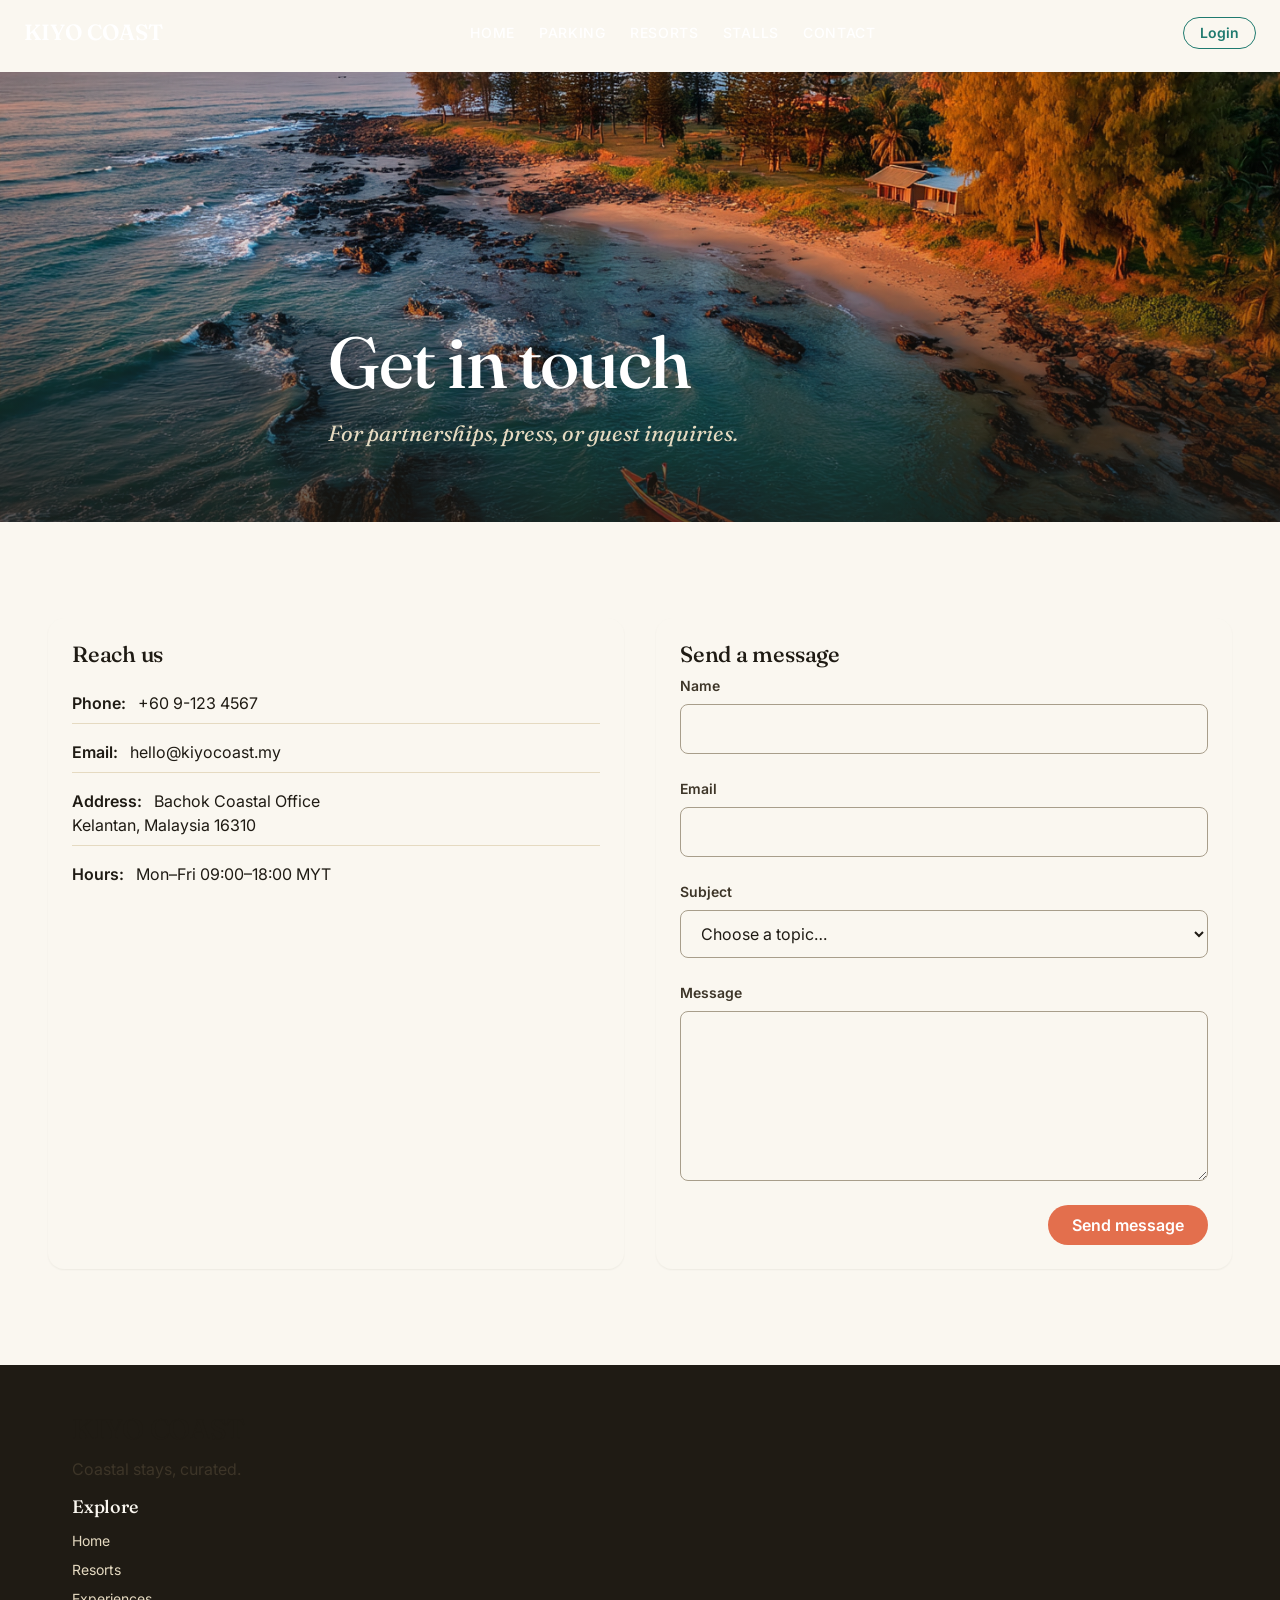
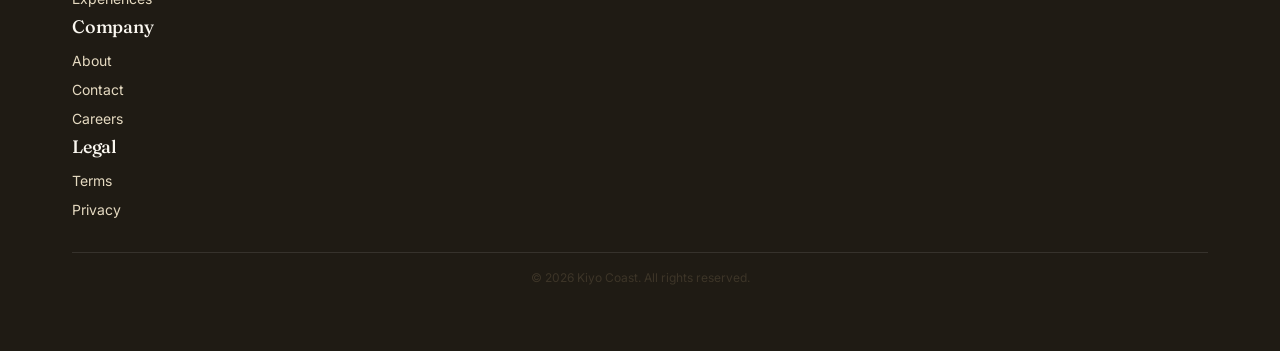
<file: contact.html>
<!DOCTYPE html>
<html lang="en">
<head>
  <meta charset="UTF-8">
  <meta name="viewport" content="width=device-width, initial-scale=1.0">
  <meta name="description" content="Reach Kiyo Coast for reservations, press, partnerships, and guest support across Bachok, Cherating, and Pangkor.">
  <title>Contact - KIYO COAST</title>

  <link rel="stylesheet" href="css/tokens.css">
  <link rel="stylesheet" href="css/reset.css">
  <link rel="stylesheet" href="css/base.css">
  <link rel="stylesheet" href="css/components.css">
  <link rel="stylesheet" href="css/layout.css">

  <style>
    .contact__grid {
      display: grid;
      grid-template-columns: 1fr;
      gap: var(--space-5);
    }
    @media (min-width: 768px) {
      .contact__grid { grid-template-columns: 1fr 1fr; gap: var(--space-6); }
    }
    .contact__info-list {
      list-style: none;
      padding: 0;
      margin: var(--space-4) 0;
    }
    .contact__info-list li {
      padding: var(--space-2) 0;
      border-bottom: 1px solid var(--sand-200);
    }
    .contact__info-list li:last-child { border-bottom: none; }
    .contact__info-list strong { color: var(--ink-900); margin-right: var(--space-2); }
    .contact__map {
      margin-top: var(--space-4);
      border-radius: var(--radius-sm);
      overflow: hidden;
      height: 280px;
    }
    .contact__map iframe {
      width: 100%;
      height: 100%;
      border: 0;
    }
    .contact__form .field { margin-bottom: var(--space-4); }
  </style>
</head>
<body>
  <div data-component="site-header"></div>

  <main>
    <section class="hero hero--sm contact__hero">
      <div class="hero__media"><img src="assets/img/landing-hero.jpg" alt=""></div>
      <div class="hero__overlay"></div>
      <div class="hero__content container">
        <h1 class="hero__title">Get in touch</h1>
        <p class="hero__subtitle">For partnerships, press, or guest inquiries.</p>
      </div>
    </section>

    <section class="section contact__main">
      <div class="container">
        <div class="contact__grid">
          <!-- Left: info card -->
          <div class="card contact__info">
            <h2 class="card__title">Reach us</h2>
            <ul class="contact__info-list">
              <li><strong>Phone:</strong> <a href="tel:+6091234567">+60 9-123 4567</a></li>
              <li><strong>Email:</strong> <a href="mailto:hello@kiyocoast.my">hello@kiyocoast.my</a></li>
              <li><strong>Address:</strong> Bachok Coastal Office<br>Kelantan, Malaysia 16310</li>
              <li><strong>Hours:</strong> Mon&ndash;Fri 09:00&ndash;18:00 MYT</li>
            </ul>
            <div class="contact__map">
              <iframe src="https://www.openstreetmap.org/export/embed.html?bbox=102.40%2C6.05%2C102.50%2C6.10&layer=mapnik" loading="lazy" title="Office location map" frameborder="0"></iframe>
            </div>
          </div>

          <!-- Right: form card -->
          <form class="card contact__form" id="contactForm" novalidate>
            <h2 class="card__title">Send a message</h2>

            <div class="field">
              <label class="label" for="contactName">Name</label>
              <input class="input" type="text" id="contactName" name="name" required minlength="2">
              <span class="field__error" data-error-for="name"></span>
            </div>

            <div class="field">
              <label class="label" for="contactEmail">Email</label>
              <input class="input" type="email" id="contactEmail" name="email" required>
              <span class="field__error" data-error-for="email"></span>
            </div>

            <div class="field">
              <label class="label" for="contactSubject">Subject</label>
              <select class="select" id="contactSubject" name="subject" required>
                <option value="">Choose a topic&hellip;</option>
                <option value="reservation">Reservation question</option>
                <option value="press">Press inquiry</option>
                <option value="partnership">Partnership / vendor</option>
                <option value="other">Something else</option>
              </select>
              <span class="field__error" data-error-for="subject"></span>
            </div>

            <div class="field">
              <label class="label" for="contactMessage">Message</label>
              <textarea class="textarea" id="contactMessage" name="message" required minlength="10" rows="6"></textarea>
              <span class="field__error" data-error-for="message"></span>
            </div>

            <div class="cluster cluster--end">
              <button type="submit" class="btn btn--primary">Send message</button>
            </div>
          </form>
        </div>
      </div>
    </section>
  </main>

  <footer class="site-footer">
    <div class="container">
      <div class="site-footer__grid">
        <div class="site-footer__col">
          <h3 class="site-footer__brand">KIYO COAST</h3>
          <p class="site-footer__tagline">Coastal stays, curated.</p>
        </div>
        <div class="site-footer__col">
          <h4 class="site-footer__heading">Explore</h4>
          <ul class="site-footer__list">
            <li><a href="index.html">Home</a></li>
            <li><a href="index.html#resorts">Resorts</a></li>
            <li><a href="index.html#experiences">Experiences</a></li>
          </ul>
        </div>
        <div class="site-footer__col">
          <h4 class="site-footer__heading">Company</h4>
          <ul class="site-footer__list">
            <li><a href="about.html">About</a></li>
            <li><a href="contact.html">Contact</a></li>
            <li><a href="careers.html">Careers</a></li>
          </ul>
        </div>
        <div class="site-footer__col">
          <h4 class="site-footer__heading">Legal</h4>
          <ul class="site-footer__list">
            <li><a href="terms.html">Terms</a></li>
            <li><a href="privacy.html">Privacy</a></li>
          </ul>
        </div>
      </div>
      <div class="site-footer__bottom">
        <p>&copy; 2026 Kiyo Coast. All rights reserved.</p>
      </div>
    </div>
  </footer>

  <script src="js/utils.js"></script>
  <script src="js/store.js"></script>
  <script src="js/seed.js"></script>
  <script src="js/auth.js"></script>
  <script src="js/components/toast.js"></script>
  <script src="js/components/modal.js"></script>
  <script src="js/components/header.js"></script>
  <script src="js/app.js"></script>

  <script>
    (async () => {
      if (window.app?.ready) await window.app.ready;

      const form = document.getElementById('contactForm');
      if (!form) return;

      const showError = (name, msg) => {
        const el = form.querySelector(`[data-error-for="${name}"]`);
        if (el) el.textContent = msg || '';
        const input = form.querySelector(`[name="${name}"]`);
        if (input) input.classList.toggle('input--error', !!msg);
      };

      const clearErrors = () => {
        form.querySelectorAll('[data-error-for]').forEach(el => el.textContent = '');
        form.querySelectorAll('.input--error').forEach(el => el.classList.remove('input--error'));
      };

      form.addEventListener('submit', e => {
        e.preventDefault();
        clearErrors();

        const data = Object.fromEntries(new FormData(form));
        let hasError = false;

        if (!data.name || data.name.trim().length < 2) {
          showError('name', 'Please enter your name (2+ characters).');
          hasError = true;
        }
        const emailRe = /^[^\s@]+@[^\s@]+\.[^\s@]+$/;
        if (!emailRe.test(data.email || '')) {
          showError('email', 'Please enter a valid email address.');
          hasError = true;
        }
        if (!data.subject) {
          showError('subject', 'Please choose a topic.');
          hasError = true;
        }
        if (!data.message || data.message.trim().length < 10) {
          showError('message', 'Message must be at least 10 characters.');
          hasError = true;
        }

        if (hasError) {
          window.toast?.error?.('Please fix the highlighted fields.');
          return;
        }

        // Mock success — no real backend
        window.toast?.success?.('Thanks! We will reply within one business day.');
        form.reset();
      });
    })();
  </script>
</body>
</html>
</file>
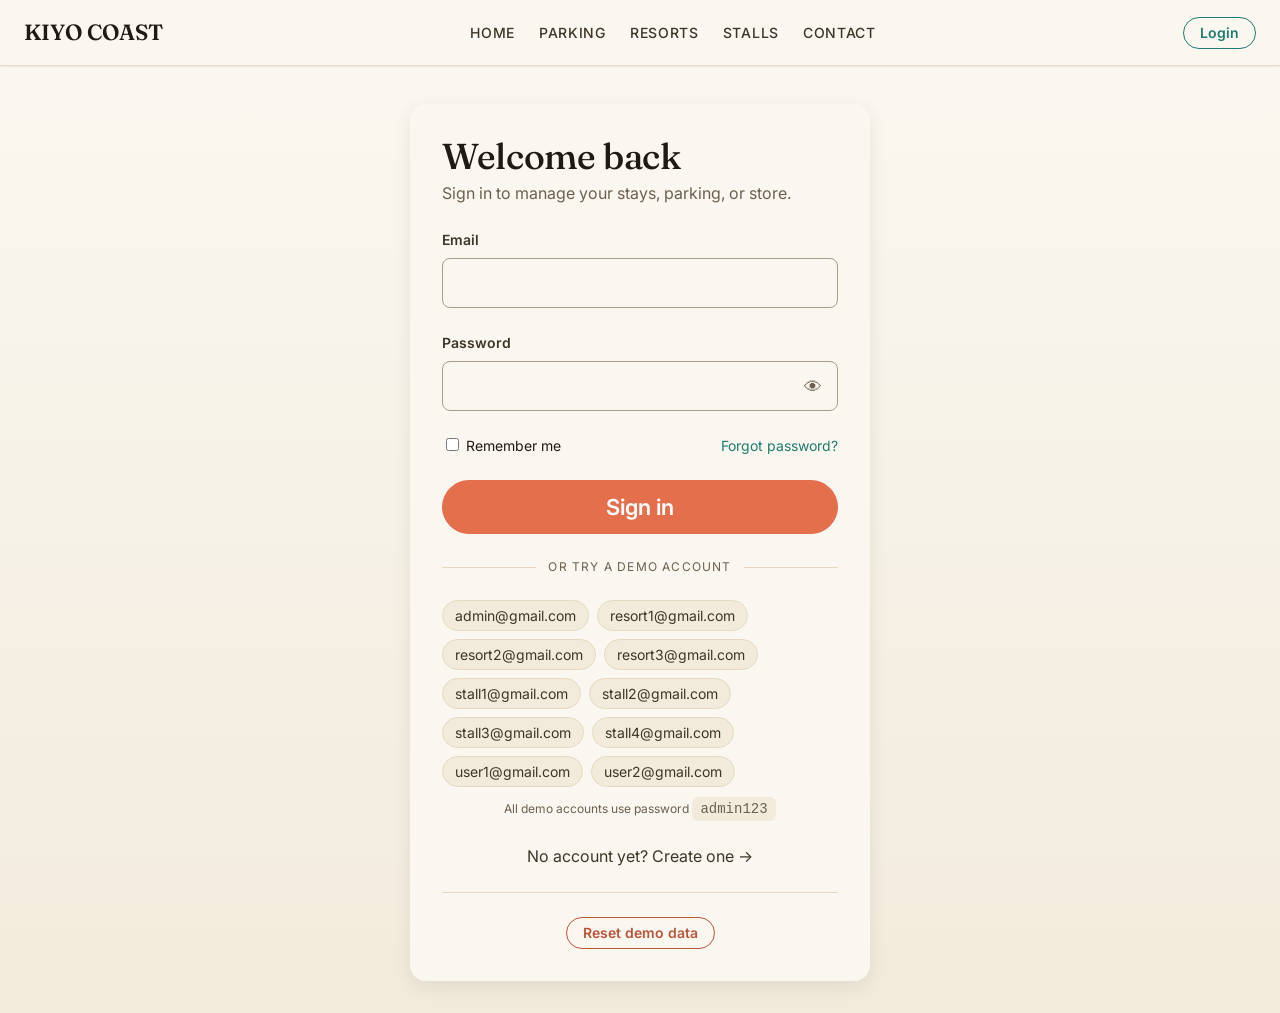
<file: login.html>
<!DOCTYPE html>
<html lang="en">
<head>
  <meta charset="UTF-8">
  <meta name="viewport" content="width=device-width, initial-scale=1">
  <title>Sign in - KIYO COAST</title>
  <meta name="description" content="Sign in to your Kiyo Coast account.">

  <!-- CSS -->
  <link rel="stylesheet" href="css/tokens.css">
  <link rel="stylesheet" href="css/reset.css">
  <link rel="stylesheet" href="css/base.css">
  <link rel="stylesheet" href="css/components.css">
  <link rel="stylesheet" href="css/layout.css">

  <style>
    /* page-specific layout — inline since no separate login.css file in plan */
    .login__wrap {
      min-height: calc(100vh - 72px);
      display: flex; align-items: center; justify-content: center;
      padding: var(--space-6) var(--space-4);
      background: linear-gradient(180deg, var(--sand-50) 0%, var(--sand-100) 100%);
    }
    .login__card {
      width: 100%; max-width: 460px;
      background: var(--sand-50);
      border-radius: var(--radius-md);
      box-shadow: var(--shadow-md);
      padding: var(--space-6);
    }
    .login__title {
      font-family: var(--font-display);
      font-size: var(--fs-2xl);
      margin-bottom: var(--space-1);
      color: var(--ink-900);
    }
    .login__subtitle {
      color: var(--ink-500);
      margin-bottom: var(--space-5);
    }
    .login__field { margin-bottom: var(--space-4); }
    .login__password-wrap { position: relative; }
    .login__eye-toggle {
      position: absolute; right: var(--space-3); top: 50%;
      transform: translateY(-50%);
      background: none; border: none; cursor: pointer;
      color: var(--ink-500);
      font-size: var(--fs-md);
      padding: var(--space-1);
    }
    .login__row {
      display: flex; align-items: center; justify-content: space-between;
      margin-bottom: var(--space-5);
      font-size: var(--fs-sm);
    }
    .login__row a { color: var(--teal-500); }
    .login__divider {
      display: flex; align-items: center; gap: var(--space-3);
      margin: var(--space-5) 0;
      color: var(--ink-500);
      font-size: var(--fs-xs);
      text-transform: uppercase;
      letter-spacing: 0.1em;
    }
    .login__divider::before, .login__divider::after {
      content: ''; flex: 1; height: 1px; background: var(--sand-200);
    }
    .login__chips {
      display: flex; flex-wrap: wrap; gap: var(--space-2);
      margin-bottom: var(--space-3);
    }
    .login__chip-note {
      font-size: var(--fs-xs);
      color: var(--ink-500);
      margin-bottom: var(--space-5);
      text-align: center;
    }
    .login__footer { text-align: center; margin-top: var(--space-5); }
    .login__danger-zone {
      margin-top: var(--space-5);
      padding-top: var(--space-5);
      border-top: 1px solid var(--sand-200);
      text-align: center;
    }

    /* shake animation for failed login */
    @keyframes login-shake {
      0%, 100% { transform: translateX(0); }
      20%, 60% { transform: translateX(-8px); }
      40%, 80% { transform: translateX(8px); }
    }
    .login__card--shake { animation: login-shake 0.4s ease-in-out; }
  </style>
</head>
<body>
  <div data-component="site-header"></div>

  <main class="login__wrap">
    <div class="login__card" id="loginCard">
      <h1 class="login__title">Welcome back</h1>
      <p class="login__subtitle">Sign in to manage your stays, parking, or store.</p>

      <form id="loginForm" novalidate>
        <div class="field login__field">
          <label class="label" for="loginEmail">Email</label>
          <input class="input" type="email" id="loginEmail" name="email" autocomplete="email" required>
          <span class="field__error" data-error-for="email"></span>
        </div>

        <div class="field login__field">
          <label class="label" for="loginPassword">Password</label>
          <div class="login__password-wrap">
            <input class="input" type="password" id="loginPassword" name="password" autocomplete="current-password" required>
            <button type="button" class="login__eye-toggle" aria-label="Show password" data-action="toggle-password">👁</button>
          </div>
          <span class="field__error" data-error-for="password"></span>
        </div>

        <div class="login__row">
          <label><input type="checkbox" name="remember"> Remember me</label>
          <a href="#" data-action="forgot">Forgot password?</a>
        </div>

        <button type="submit" class="btn btn--primary btn--block btn--lg">Sign in</button>
      </form>

      <div class="login__divider">or try a demo account</div>

      <div class="login__chips" data-demo-chips>
        <!-- chips injected by login.js -->
      </div>
      <p class="login__chip-note">All demo accounts use password <code>admin123</code></p>

      <p class="login__footer">No account yet? <a href="register.html">Create one →</a></p>

      <div class="login__danger-zone">
        <button type="button" class="btn btn--danger btn--sm" data-action="reset-demo">Reset demo data</button>
      </div>
    </div>
  </main>

  <!-- JS (end of body) -->
  <script src="js/utils.js"></script>
  <script src="js/store.js"></script>
  <script src="js/seed.js"></script>
  <script src="js/auth.js"></script>
  <script src="js/components/toast.js"></script>
  <script src="js/components/modal.js"></script>
  <script src="js/components/header.js"></script>
  <script src="js/app.js"></script>
  <script src="js/pages/login.js"></script>
</body>
</html>
</file>
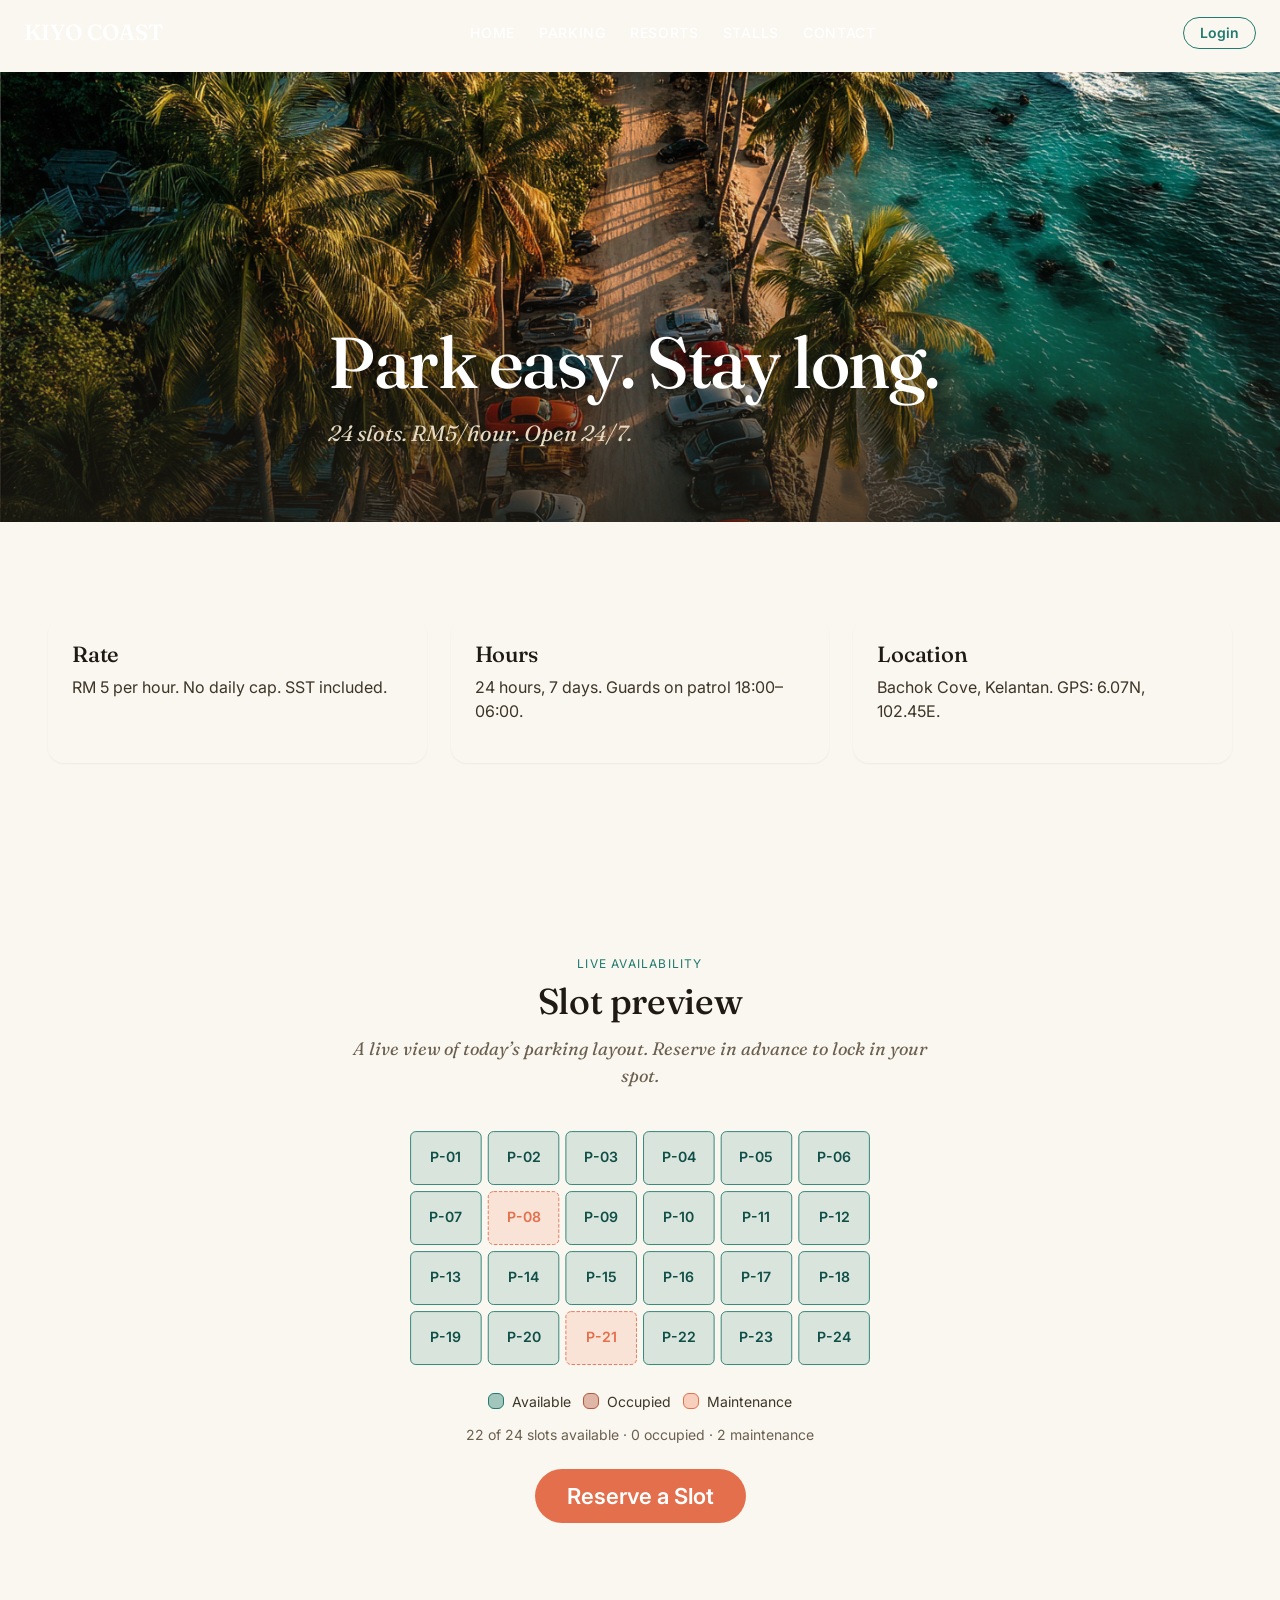
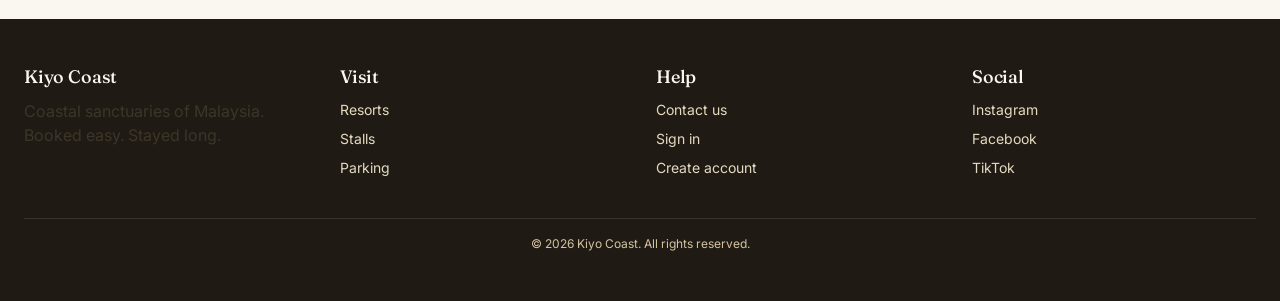
<file: parking.html>
<!DOCTYPE html>
<html lang="en">
<head>
  <meta charset="UTF-8">
  <meta name="viewport" content="width=device-width, initial-scale=1">
  <title>Parking - KIYO COAST</title>
  <meta name="description" content="24 parking slots at Kiyo Coast. RM5/hour, open 24/7. Live availability and reservations.">

  <!-- CSS -->
  <link rel="stylesheet" href="css/tokens.css">
  <link rel="stylesheet" href="css/reset.css">
  <link rel="stylesheet" href="css/base.css">
  <link rel="stylesheet" href="css/components.css">
  <link rel="stylesheet" href="css/layout.css">
  <link rel="stylesheet" href="css/pages/parking-map.css">
</head>
<body>
  <div data-component="site-header"></div>

  <!-- Hero -->
  <section class="hero hero--sm parking__hero">
    <div class="hero__media">
      <img src="assets/img/parking-aerial.jpg" alt="">
    </div>
    <div class="hero__overlay"></div>
    <div class="hero__content container">
      <h1 class="hero__title">Park easy. Stay long.</h1>
      <p class="hero__subtitle">24 slots. RM5/hour. Open 24/7.</p>
    </div>
  </section>

  <!-- Info strip -->
  <section class="section">
    <div class="container">
      <div class="parking__info grid grid--3">
        <div class="card">
          <h3 class="card__title">Rate</h3>
          <p class="card__body">RM 5 per hour. No daily cap. SST included.</p>
        </div>
        <div class="card">
          <h3 class="card__title">Hours</h3>
          <p class="card__body">24 hours, 7 days. Guards on patrol 18:00&ndash;06:00.</p>
        </div>
        <div class="card">
          <h3 class="card__title">Location</h3>
          <p class="card__body">Bachok Cove, Kelantan. GPS: 6.07N, 102.45E.</p>
        </div>
      </div>
    </div>
  </section>

  <!-- Live slot preview -->
  <section class="section parking__preview">
    <div class="container">
      <div class="section__header">
        <p class="section__eyebrow">Live Availability</p>
        <h2 class="section__title">Slot preview</h2>
        <p class="section__lead">A live view of today&rsquo;s parking layout. Reserve in advance to lock in your spot.</p>
      </div>

      <div class="parking-map" data-parking-map></div>

      <div class="parking-map__legend">
        <div class="parking-map__legend-item">
          <span class="parking-map__legend-swatch parking-map__legend-swatch--available"></span>
          Available
        </div>
        <div class="parking-map__legend-item">
          <span class="parking-map__legend-swatch parking-map__legend-swatch--occupied"></span>
          Occupied
        </div>
        <div class="parking-map__legend-item">
          <span class="parking-map__legend-swatch parking-map__legend-swatch--maintenance"></span>
          Maintenance
        </div>
      </div>

      <p class="parking-map__stats" data-parking-stats>Loading slot availability&hellip;</p>

      <div class="cluster cluster--center" style="margin-top: var(--space-5);">
        <button class="btn btn--primary btn--lg" data-action="reserve-slot">Reserve a Slot</button>
      </div>
    </div>
  </section>

  <!-- Footer -->
  <footer class="site-footer">
    <div class="site-footer__inner">
      <div class="site-footer__col">
        <h4>Kiyo Coast</h4>
        <p>Coastal sanctuaries of Malaysia. Booked easy. Stayed long.</p>
      </div>
      <div class="site-footer__col">
        <h4>Visit</h4>
        <ul>
          <li><a href="resorts.html">Resorts</a></li>
          <li><a href="stalls.html">Stalls</a></li>
          <li><a href="parking.html">Parking</a></li>
        </ul>
      </div>
      <div class="site-footer__col">
        <h4>Help</h4>
        <ul>
          <li><a href="contact.html">Contact us</a></li>
          <li><a href="login.html">Sign in</a></li>
          <li><a href="register.html">Create account</a></li>
        </ul>
      </div>
      <div class="site-footer__col">
        <h4>Social</h4>
        <ul>
          <li><a href="#" aria-label="Instagram">Instagram</a></li>
          <li><a href="#" aria-label="Facebook">Facebook</a></li>
          <li><a href="#" aria-label="TikTok">TikTok</a></li>
        </ul>
      </div>
    </div>
    <div class="site-footer__bottom">&copy; 2026 Kiyo Coast. All rights reserved.</div>
  </footer>

  <!-- JS -->
  <script src="js/utils.js"></script>
  <script src="js/store.js"></script>
  <script src="js/seed.js"></script>
  <script src="js/auth.js"></script>
  <script src="js/components/toast.js"></script>
  <script src="js/components/modal.js"></script>
  <script src="js/components/header.js"></script>
  <script src="js/components/parking-map.js"></script>
  <script src="js/app.js"></script>

  <script>
    (async () => {
      // Wait for seed + DOM ready so localStorage is populated.
      if (window.app && window.app.ready) {
        try { await window.app.ready; } catch (_) { /* swallow */ }
      }

      const slots = (window.store && window.store.list('parking')) || [];
      const bookings = (window.store && window.store.list('bookings')) || [];

      const api = window.parkingMap && window.parkingMap.render('[data-parking-map]', {
        slots: slots,
        bookings: bookings,
        interactive: false
      });

      const statsEl = document.querySelector('[data-parking-stats]');
      if (api && statsEl) {
        const s = api.getStats();
        statsEl.textContent =
          s.available + ' of ' + s.total + ' slots available · ' +
          s.occupied + ' occupied · ' +
          s.maintenance + ' maintenance';
      } else if (statsEl) {
        statsEl.textContent = 'Slot availability unavailable. Please refresh.';
      }

      const reserveBtn = document.querySelector('[data-action="reserve-slot"]');
      if (reserveBtn) {
        reserveBtn.addEventListener('click', () => {
          const session = window.auth && window.auth.getSession && window.auth.getSession();
          if (!session) {
            window.location.href = 'login.html?denied=1';
          } else {
            window.location.href = 'user/parking.html';
          }
        });
      }
    })();
  </script>
</body>
</html>
</file>
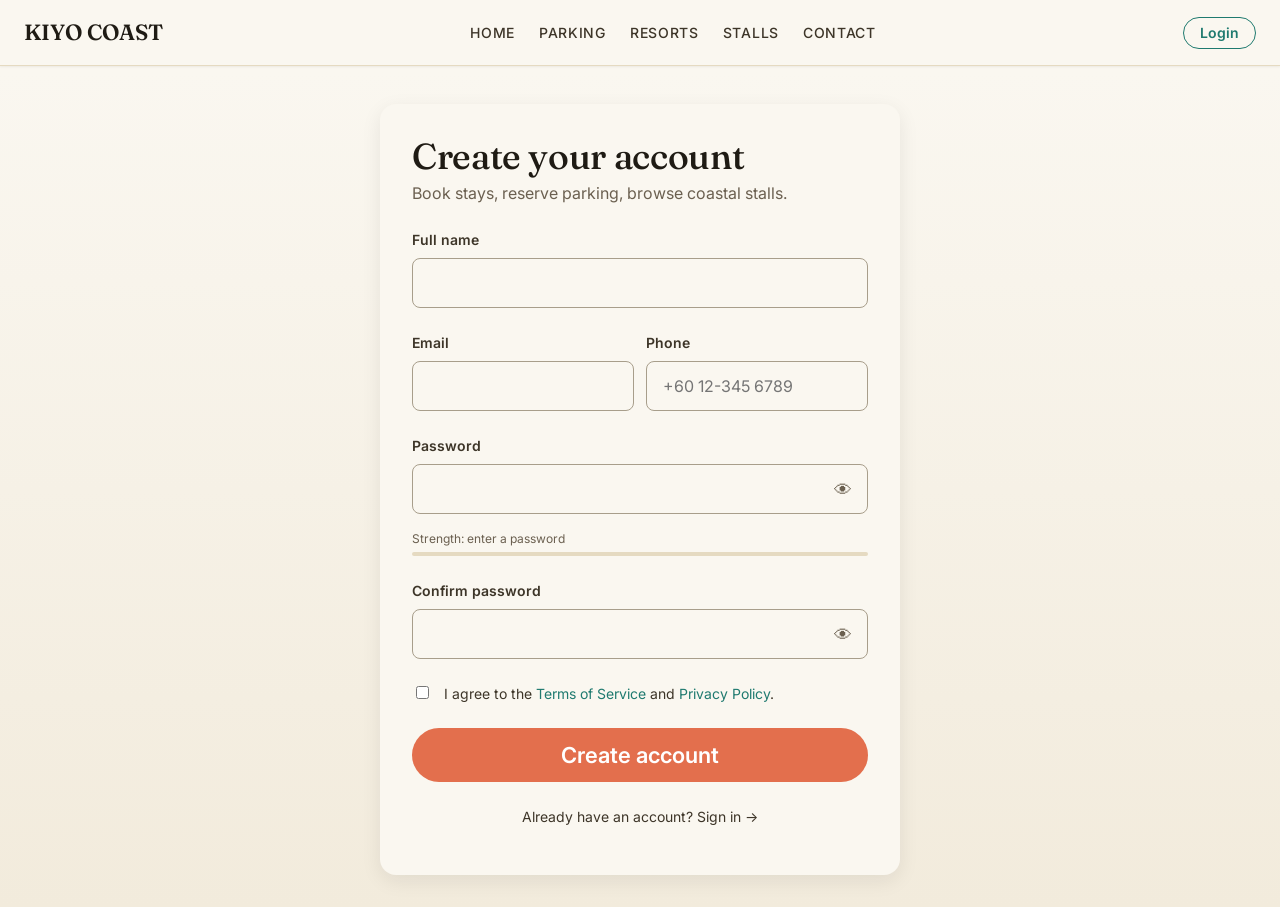
<file: register.html>
<!DOCTYPE html>
<html lang="en">
<head>
  <meta charset="UTF-8">
  <meta name="viewport" content="width=device-width, initial-scale=1">
  <title>Create account - KIYO COAST</title>
  <meta name="description" content="Create your Kiyo Coast guest account.">

  <link rel="stylesheet" href="css/tokens.css">
  <link rel="stylesheet" href="css/reset.css">
  <link rel="stylesheet" href="css/base.css">
  <link rel="stylesheet" href="css/components.css">
  <link rel="stylesheet" href="css/layout.css">

  <style>
    .register__wrap {
      min-height: calc(100vh - 72px);
      display: flex; align-items: center; justify-content: center;
      padding: var(--space-6) var(--space-4);
      background: linear-gradient(180deg, var(--sand-50) 0%, var(--sand-100) 100%);
    }
    .register__card {
      width: 100%; max-width: 520px;
      background: var(--sand-50);
      border-radius: var(--radius-md);
      box-shadow: var(--shadow-md);
      padding: var(--space-6);
    }
    .register__title { font-family: var(--font-display); font-size: var(--fs-2xl); margin-bottom: var(--space-1); color: var(--ink-900); }
    .register__subtitle { color: var(--ink-500); margin-bottom: var(--space-5); }
    .register__row {
      display: grid; grid-template-columns: 1fr; gap: var(--space-3);
    }
    @media (min-width: 600px) {
      .register__row { grid-template-columns: 1fr 1fr; }
    }
    .register__field { margin-bottom: var(--space-4); }
    .register__password-wrap { position: relative; }
    .register__eye-toggle {
      position: absolute; right: var(--space-3); top: 50%; transform: translateY(-50%);
      background: none; border: none; cursor: pointer; color: var(--ink-500);
      font-size: var(--fs-md); padding: var(--space-1);
    }
    .register__terms { display: flex; align-items: flex-start; gap: var(--space-3); margin: var(--space-4) 0 var(--space-5); font-size: var(--fs-sm); color: var(--ink-700); }
    .register__terms a { color: var(--teal-500); }
    .register__footer { text-align: center; margin-top: var(--space-5); font-size: var(--fs-sm); }
    .register__strength {
      margin-top: var(--space-2);
      font-size: var(--fs-xs);
      color: var(--ink-500);
    }
    .register__strength-bar {
      height: 4px; background: var(--sand-200); border-radius: var(--radius-pill);
      margin-top: var(--space-1); overflow: hidden;
    }
    .register__strength-bar-fill {
      height: 100%; width: 0%; background: var(--terra-500);
      transition: all var(--dur-fast) var(--ease-soft);
    }
    .register__strength-bar-fill.is-weak { background: var(--terra-500); width: 25%; }
    .register__strength-bar-fill.is-medium { background: var(--coral-500); width: 60%; }
    .register__strength-bar-fill.is-strong { background: var(--teal-500); width: 100%; }
  </style>
</head>
<body>
  <div data-component="site-header"></div>

  <main class="register__wrap">
    <div class="register__card">
      <h1 class="register__title">Create your account</h1>
      <p class="register__subtitle">Book stays, reserve parking, browse coastal stalls.</p>

      <form id="registerForm" novalidate>
        <div class="field register__field">
          <label class="label" for="regName">Full name</label>
          <input class="input" type="text" id="regName" name="name" autocomplete="name" required minlength="2">
          <span class="field__error" data-error-for="name"></span>
        </div>

        <div class="register__row">
          <div class="field register__field">
            <label class="label" for="regEmail">Email</label>
            <input class="input" type="email" id="regEmail" name="email" autocomplete="email" required>
            <span class="field__error" data-error-for="email"></span>
          </div>
          <div class="field register__field">
            <label class="label" for="regPhone">Phone</label>
            <input class="input" type="tel" id="regPhone" name="phone" autocomplete="tel" placeholder="+60 12-345 6789">
            <span class="field__error" data-error-for="phone"></span>
          </div>
        </div>

        <div class="field register__field">
          <label class="label" for="regPassword">Password</label>
          <div class="register__password-wrap">
            <input class="input" type="password" id="regPassword" name="password" autocomplete="new-password" required minlength="6">
            <button type="button" class="register__eye-toggle" aria-label="Show password" data-action="toggle-password" data-target="regPassword">&#128065;</button>
          </div>
          <div class="register__strength">
            <span data-strength-label>Strength: enter a password</span>
            <div class="register__strength-bar"><div class="register__strength-bar-fill" data-strength-fill></div></div>
          </div>
          <span class="field__error" data-error-for="password"></span>
        </div>

        <div class="field register__field">
          <label class="label" for="regConfirm">Confirm password</label>
          <div class="register__password-wrap">
            <input class="input" type="password" id="regConfirm" name="confirm" autocomplete="new-password" required>
            <button type="button" class="register__eye-toggle" aria-label="Show password" data-action="toggle-password" data-target="regConfirm">&#128065;</button>
          </div>
          <span class="field__error" data-error-for="confirm"></span>
        </div>

        <label class="register__terms">
          <input type="checkbox" name="terms" required>
          <span>I agree to the <a href="#">Terms of Service</a> and <a href="#">Privacy Policy</a>.</span>
        </label>

        <button type="submit" class="btn btn--primary btn--block btn--lg">Create account</button>
      </form>

      <p class="register__footer">Already have an account? <a href="login.html">Sign in &rarr;</a></p>
    </div>
  </main>

  <script src="js/utils.js"></script>
  <script src="js/store.js"></script>
  <script src="js/seed.js"></script>
  <script src="js/auth.js"></script>
  <script src="js/components/toast.js"></script>
  <script src="js/components/modal.js"></script>
  <script src="js/components/header.js"></script>
  <script src="js/app.js"></script>
  <script src="js/pages/register.js"></script>
</body>
</html>
</file>
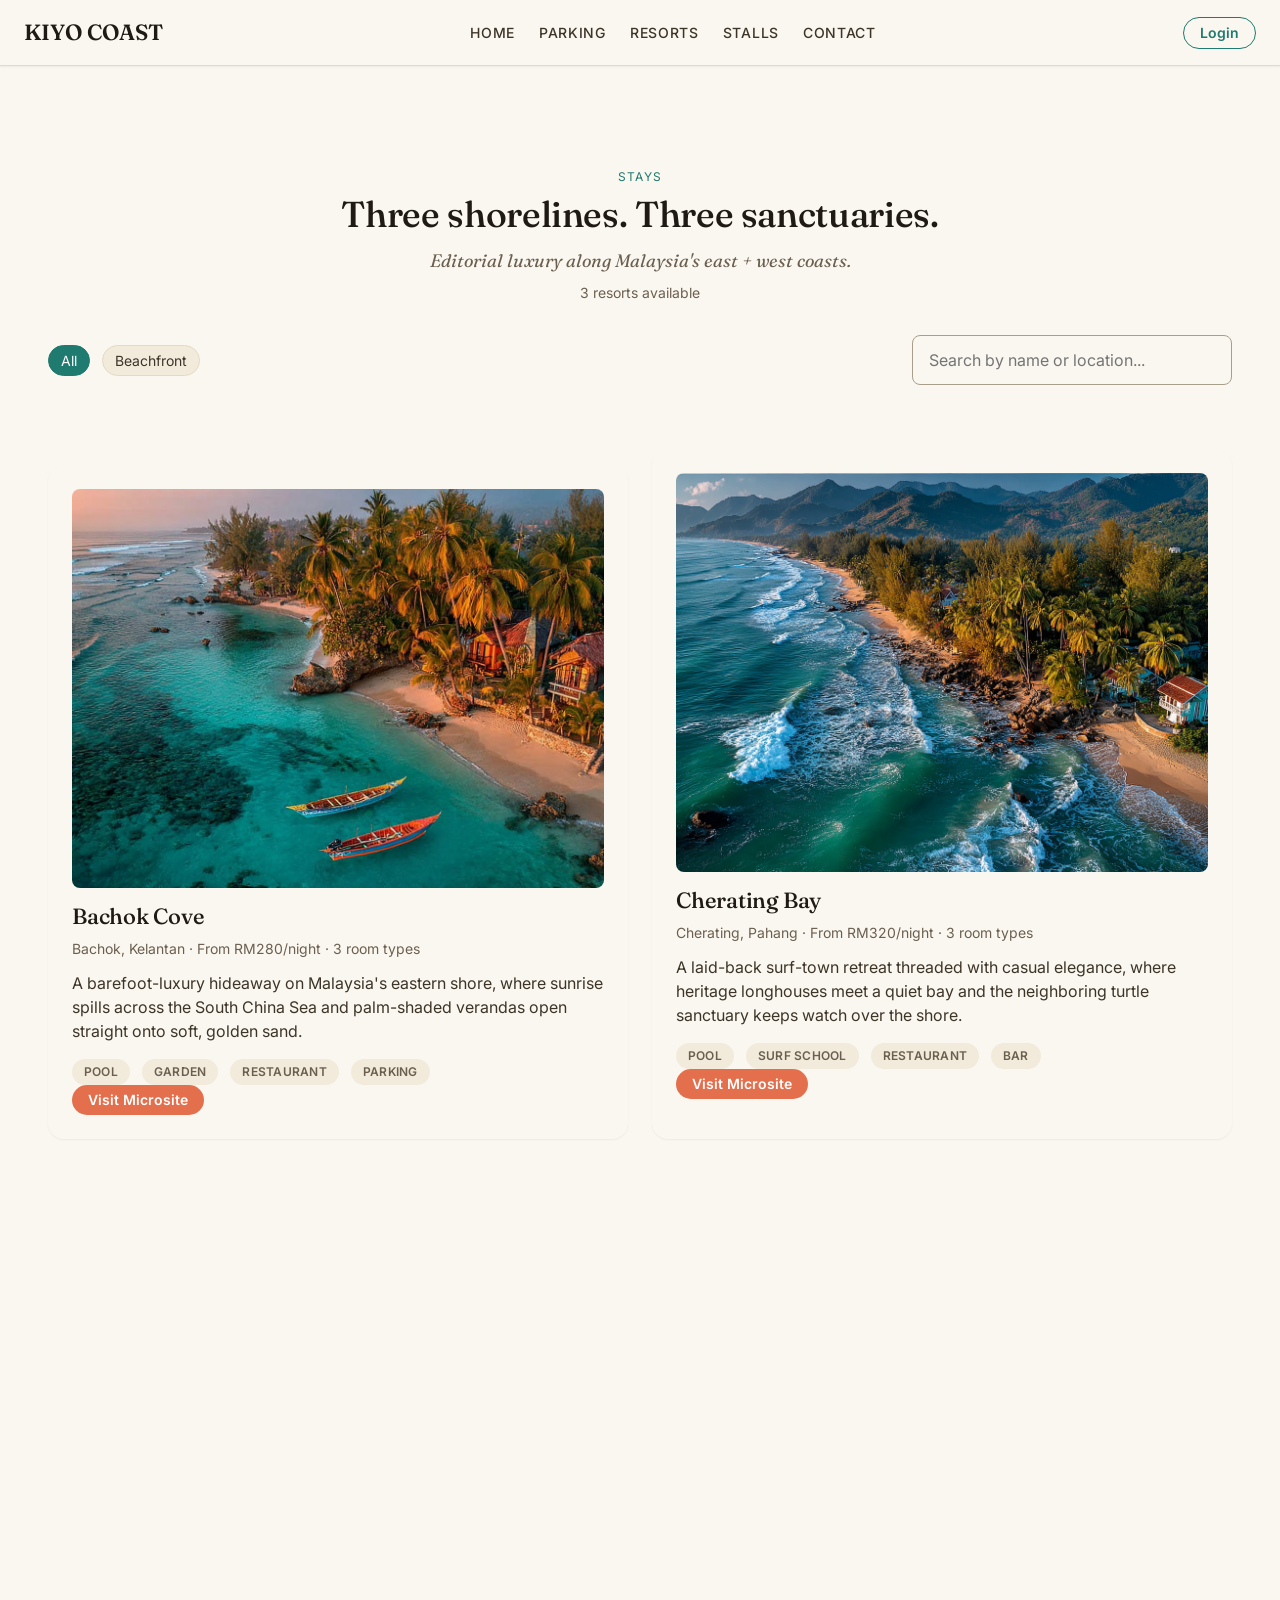
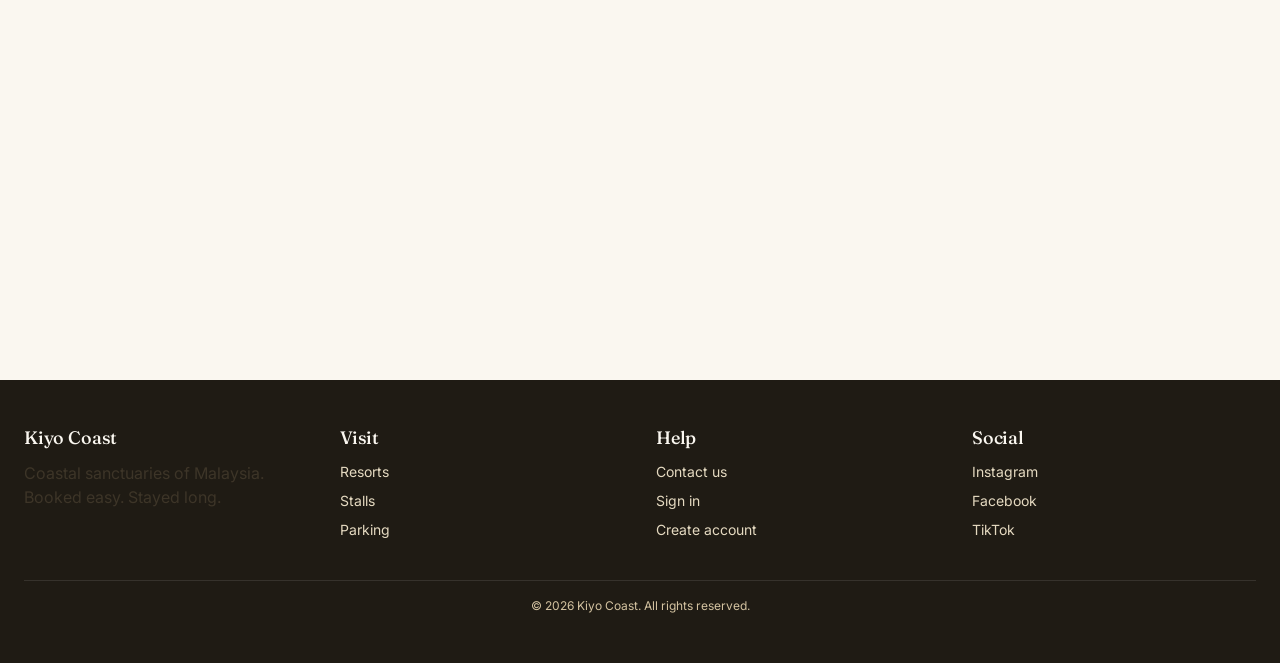
<file: resort.html>
<!DOCTYPE html>
<html lang="en">
<head>
  <meta charset="UTF-8">
  <meta name="viewport" content="width=device-width, initial-scale=1">
  <title data-resort-title-tag>Resort - KIYO COAST</title>
  <meta name="description" content="Discover and book a stay at one of Kiyo Coast's resort sanctuaries.">

  <!-- CSS -->
  <link rel="stylesheet" href="css/tokens.css">
  <link rel="stylesheet" href="css/reset.css">
  <link rel="stylesheet" href="css/base.css">
  <link rel="stylesheet" href="css/components.css">
  <link rel="stylesheet" href="css/layout.css">
  <link rel="stylesheet" href="css/pages/microsite.css">

  <style>
    .microsite__breadcrumb { color: var(--sand-100); font-size: var(--fs-sm); margin-bottom: var(--space-2); }
    .microsite__breadcrumb a { color: var(--sand-100); text-decoration: underline; }
    .microsite__tab-section { border-bottom: 1px solid var(--sand-200); background: var(--sand-50); position: sticky; top: 72px; z-index: 10; }
    .microsite__intro { margin-bottom: var(--space-6); }
    .microsite__lead { font-family: var(--font-display); font-style: italic; font-size: var(--fs-lg); color: var(--ink-500); margin-bottom: var(--space-3); }
    .microsite__h2 { font-family: var(--font-display); font-size: var(--fs-xl); margin: var(--space-6) 0 var(--space-4); }
    .microsite__amenities { display: flex; flex-wrap: wrap; gap: var(--space-2); margin-bottom: var(--space-5); }
    .microsite__summary { max-width: 500px; padding: var(--space-5); }
    .microsite__summary-row { display: flex; justify-content: space-between; padding: var(--space-2) 0; border-bottom: 1px solid var(--sand-200); }
    .microsite__summary-total { font-weight: 600; font-size: var(--fs-md); border-bottom: none; padding-top: var(--space-4); }
    .microsite__about-grid { display: grid; gap: var(--space-5); }
    @media (min-width: 768px) { .microsite__about-grid { grid-template-columns: 1fr 1fr; } }
    .microsite__contact-grid { display: grid; gap: var(--space-5); }
    @media (min-width: 768px) { .microsite__contact-grid { grid-template-columns: 1fr 1.2fr; } }
    .microsite__contact-list { list-style: none; padding: 0; }
    .microsite__contact-list li { padding: var(--space-2) 0; }
    .is-selected { outline: 3px solid var(--teal-500); outline-offset: 2px; }
  </style>
</head>
<body>
  <div data-component="site-header"></div>

  <!-- Hero -->
  <section class="hero hero--md">
    <div class="hero__media"><img data-resort-cover src="" alt=""></div>
    <div class="hero__overlay"></div>
    <div class="hero__content container">
      <nav class="microsite__breadcrumb" aria-label="Breadcrumb">
        <a href="index.html">Home</a> &rsaquo;
        <a href="resorts.html">Resorts</a> &rsaquo;
        <span data-resort-name>...</span>
      </nav>
      <h1 class="hero__title" data-resort-title></h1>
      <p class="hero__subtitle" data-resort-location></p>
    </div>
  </section>

  <!-- Tab bar -->
  <section class="microsite__tab-section">
    <div class="container">
      <div class="microsite__tabs" role="tablist" aria-label="Resort sections">
        <button class="microsite__tab is-active" data-tab="home" role="tab" aria-selected="true">Home</button>
        <button class="microsite__tab" data-tab="booking" role="tab" aria-selected="false">Booking</button>
        <button class="microsite__tab" data-tab="about" role="tab" aria-selected="false">About</button>
        <button class="microsite__tab" data-tab="contact" role="tab" aria-selected="false">Contact</button>
      </div>
    </div>
  </section>

  <!-- Tab panels -->
  <section class="section microsite__panels container">
    <!-- HOME -->
    <div class="microsite__panel is-active" data-panel="home" role="tabpanel">
      <div class="microsite__intro">
        <p class="microsite__lead" data-resort-tagline></p>
        <p data-resort-description></p>
      </div>
      <h2 class="microsite__h2">Amenities</h2>
      <div class="microsite__amenities" data-resort-amenities></div>
      <h2 class="microsite__h2">Room Types</h2>
      <div class="grid grid--3" data-resort-rooms></div>
      <div class="cluster cluster--center" style="margin-top: var(--space-5);">
        <button class="btn btn--primary btn--lg" data-action="goto-booking">Book Now</button>
      </div>
    </div>

    <!-- BOOKING -->
    <div class="microsite__panel" data-panel="booking" role="tabpanel">
      <h2 class="microsite__h2">Step 1: Pick a Room</h2>
      <div class="grid grid--3" data-booking-rooms></div>

      <h2 class="microsite__h2">Step 2: Dates</h2>
      <div class="cluster">
        <div class="field"><label class="label" for="bk-checkin">Check-in</label><input id="bk-checkin" class="input" type="date" data-checkin></div>
        <div class="field"><label class="label" for="bk-checkout">Check-out</label><input id="bk-checkout" class="input" type="date" data-checkout></div>
      </div>

      <h2 class="microsite__h2">Step 3: Guests</h2>
      <div class="cluster">
        <div class="field"><label class="label" for="bk-adults">Adults</label><input id="bk-adults" class="input" type="number" min="1" max="10" value="2" data-adults></div>
        <div class="field"><label class="label" for="bk-children">Children</label><input id="bk-children" class="input" type="number" min="0" max="10" value="0" data-children></div>
      </div>

      <h2 class="microsite__h2">Step 4: Summary</h2>
      <div class="microsite__summary card">
        <div class="microsite__summary-row"><span>Room</span><span data-summary-room>&mdash;</span></div>
        <div class="microsite__summary-row"><span>Nights</span><span data-summary-nights>&mdash;</span></div>
        <div class="microsite__summary-row"><span>Subtotal</span><span data-summary-subtotal>RM 0.00</span></div>
        <div class="microsite__summary-row"><span>SST 6%</span><span data-summary-tax>RM 0.00</span></div>
        <div class="microsite__summary-row microsite__summary-total"><span>Total</span><span data-summary-total>RM 0.00</span></div>
        <button class="btn btn--primary btn--block btn--lg" data-action="confirm-booking" style="margin-top: var(--space-4);">Confirm Booking</button>
      </div>
    </div>

    <!-- ABOUT -->
    <div class="microsite__panel" data-panel="about" role="tabpanel">
      <div class="microsite__about-grid">
        <figure><img data-about-image src="" alt=""></figure>
        <div>
          <p data-about-story></p>
          <p><strong>Check-in:</strong> <span data-about-checkin></span> &middot; <strong>Check-out:</strong> <span data-about-checkout></span></p>
          <p><strong>Cancellation:</strong> <span data-about-cancellation></span></p>
        </div>
      </div>
      <h2 class="microsite__h2">Gallery</h2>
      <div class="grid grid--3" data-about-gallery></div>
    </div>

    <!-- CONTACT -->
    <div class="microsite__panel" data-panel="contact" role="tabpanel">
      <div class="microsite__contact-grid">
        <div>
          <h2 class="microsite__h2">Reach the resort</h2>
          <ul class="microsite__contact-list">
            <li><strong>Phone:</strong> <a data-contact-phone href=""></a></li>
            <li><strong>Email:</strong> <a data-contact-email href=""></a></li>
          </ul>
        </div>
        <form class="card" data-contact-form>
          <h2 class="card__title">Send a message</h2>
          <div class="field"><label class="label" for="ct-name">Name</label><input id="ct-name" class="input" name="name" required></div>
          <div class="field"><label class="label" for="ct-email">Email</label><input id="ct-email" class="input" type="email" name="email" required></div>
          <div class="field"><label class="label" for="ct-message">Message</label><textarea id="ct-message" class="textarea" name="message" required></textarea></div>
          <button type="submit" class="btn btn--primary">Send</button>
        </form>
      </div>
    </div>
  </section>

  <!-- Footer -->
  <footer class="site-footer">
    <div class="site-footer__inner">
      <div class="site-footer__col">
        <h4>Kiyo Coast</h4>
        <p>Coastal sanctuaries of Malaysia. Booked easy. Stayed long.</p>
      </div>
      <div class="site-footer__col">
        <h4>Visit</h4>
        <ul>
          <li><a href="resorts.html">Resorts</a></li>
          <li><a href="stalls.html">Stalls</a></li>
          <li><a href="parking.html">Parking</a></li>
        </ul>
      </div>
      <div class="site-footer__col">
        <h4>Help</h4>
        <ul>
          <li><a href="contact.html">Contact us</a></li>
          <li><a href="login.html">Sign in</a></li>
          <li><a href="register.html">Create account</a></li>
        </ul>
      </div>
      <div class="site-footer__col">
        <h4>Social</h4>
        <ul>
          <li><a href="#" aria-label="Instagram">Instagram</a></li>
          <li><a href="#" aria-label="Facebook">Facebook</a></li>
          <li><a href="#" aria-label="TikTok">TikTok</a></li>
        </ul>
      </div>
    </div>
    <div class="site-footer__bottom">&copy; 2026 Kiyo Coast. All rights reserved.</div>
  </footer>

  <!-- JS -->
  <script src="js/utils.js"></script>
  <script src="js/store.js"></script>
  <script src="js/seed.js"></script>
  <script src="js/auth.js"></script>
  <script src="js/components/toast.js"></script>
  <script src="js/components/modal.js"></script>
  <script src="js/components/header.js"></script>
  <script src="js/components/date-range.js"></script>
  <script src="js/app.js"></script>
  <script src="js/pages/resort-detail.js"></script>
</body>
</html>
</file>
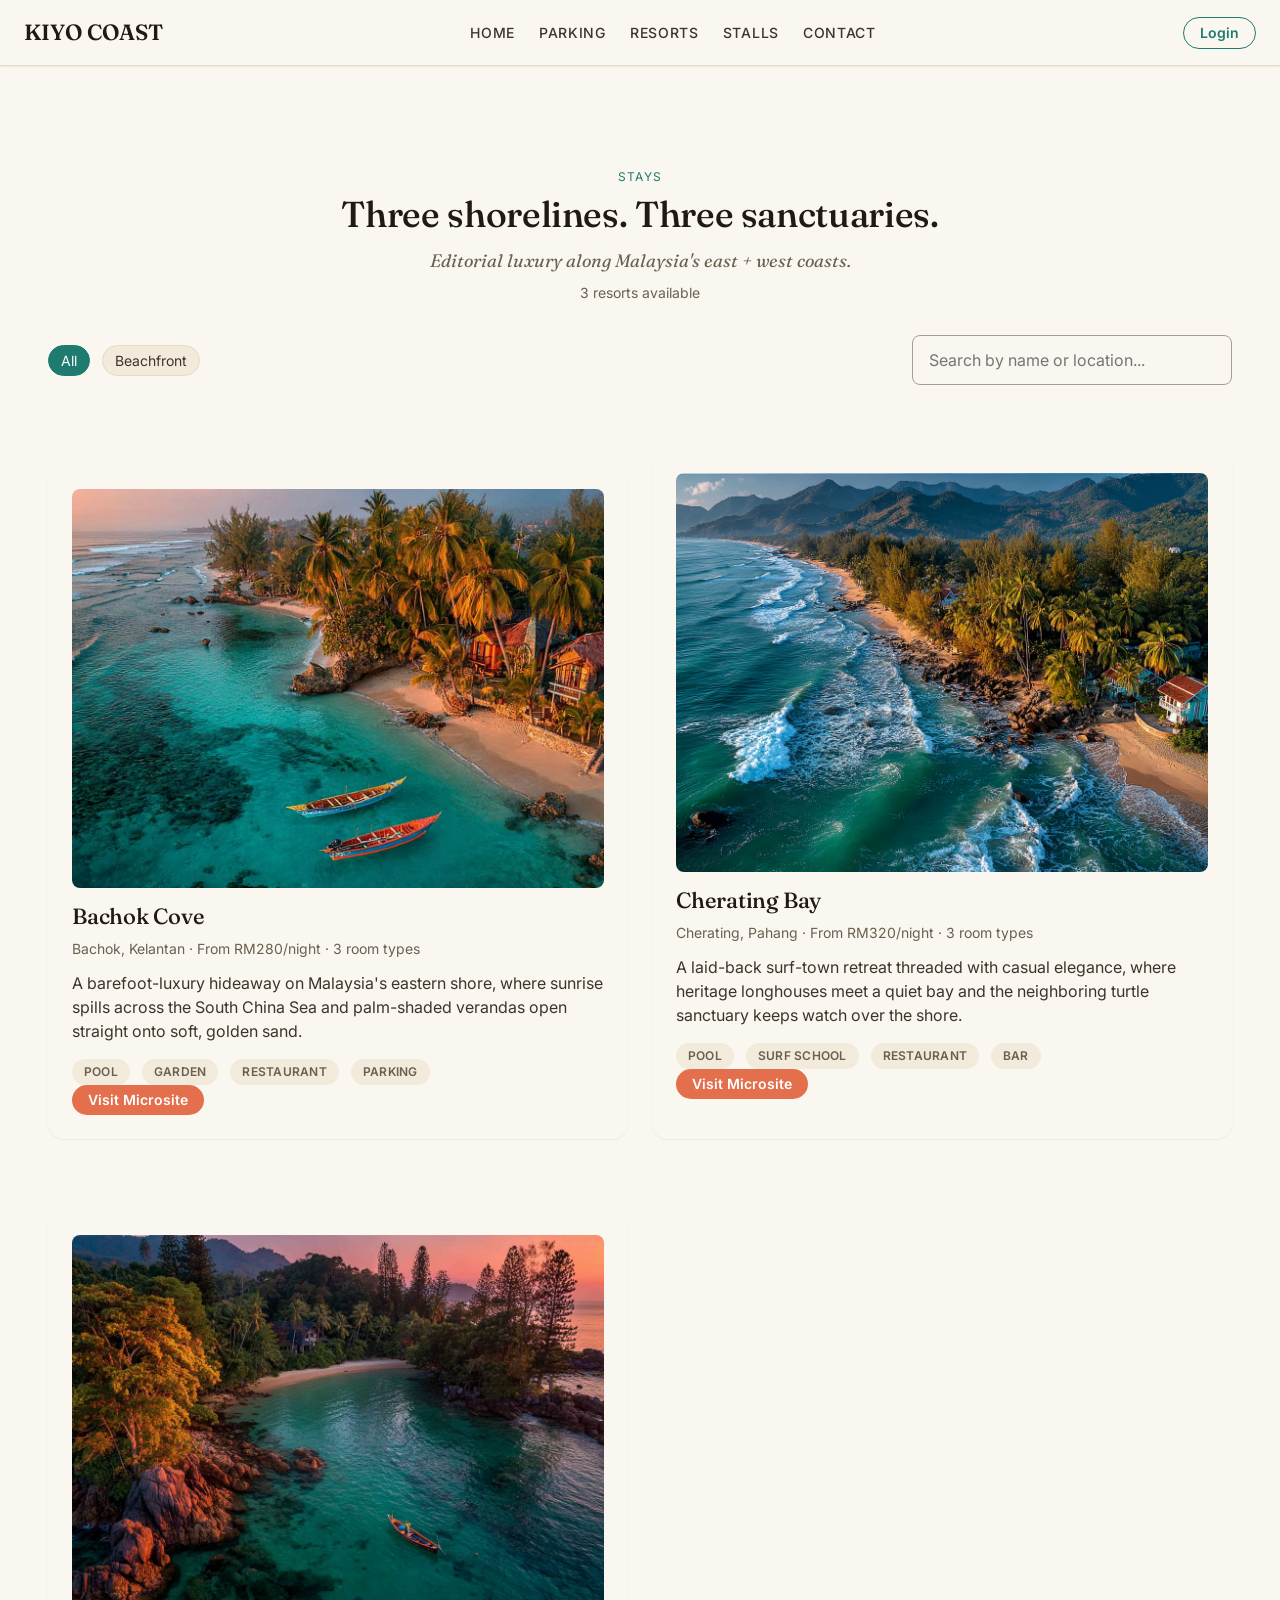
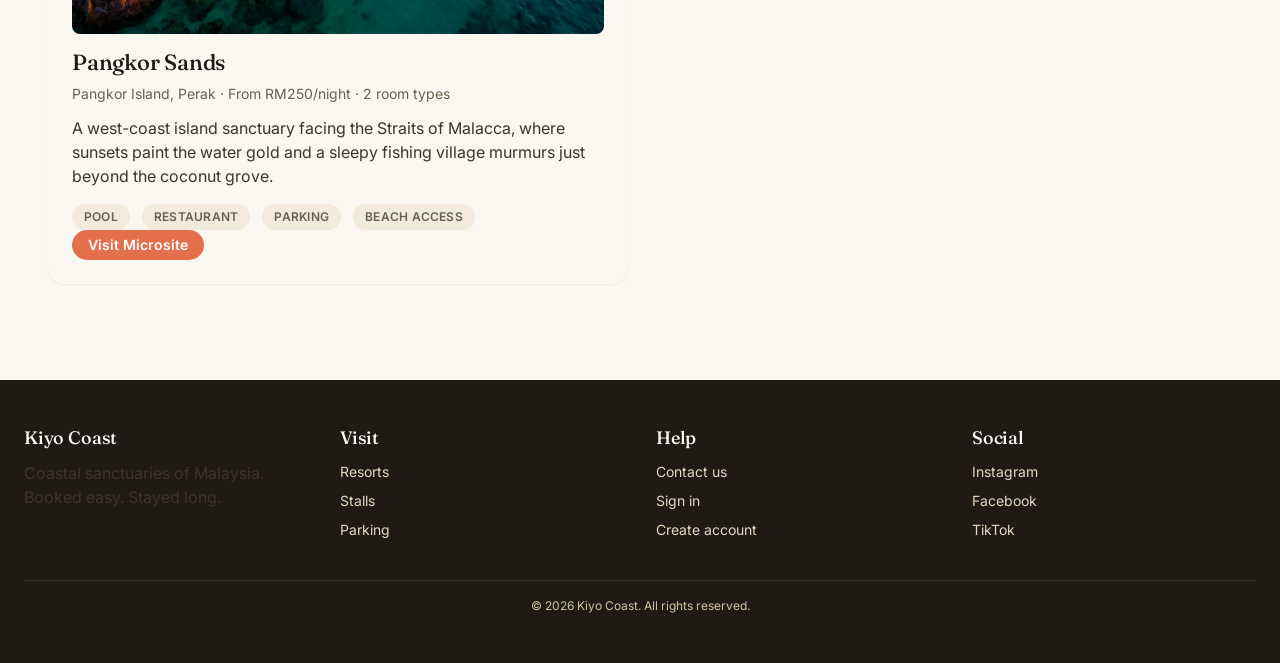
<file: resorts.html>
<!DOCTYPE html>
<html lang="en">
<head>
  <meta charset="UTF-8">
  <meta name="viewport" content="width=device-width, initial-scale=1">
  <title>Resorts - KIYO COAST</title>
  <meta name="description" content="Browse Kiyo Coast resorts — editorial luxury along Malaysia's east and west coastlines.">

  <!-- CSS -->
  <link rel="stylesheet" href="css/tokens.css">
  <link rel="stylesheet" href="css/reset.css">
  <link rel="stylesheet" href="css/base.css">
  <link rel="stylesheet" href="css/components.css">
  <link rel="stylesheet" href="css/layout.css">

  <style>
    /* Page-specific styles for resorts.html */
    .resorts__count {
      color: var(--ink-500);
      font-size: var(--fs-sm);
      margin-top: var(--space-2);
    }

    .resorts__filters {
      display: flex;
      flex-direction: column;
      gap: var(--space-3);
      align-items: stretch;
      margin-bottom: var(--space-6);
    }

    @media (min-width: 768px) {
      .resorts__filters {
        flex-direction: row;
        align-items: center;
        justify-content: space-between;
      }
    }

    .resorts__search {
      max-width: 320px;
    }

    .chip.is-active {
      background: var(--teal-500);
      color: #fff;
      border-color: var(--teal-500);
    }

    .resorts__empty {
      text-align: center;
      padding: var(--space-7) 0;
      color: var(--ink-500);
    }

    .grid--staggered > *:nth-child(even) {
      margin-top: var(--space-6);
    }

    .card__amenities {
      margin-top: var(--space-2);
      flex-wrap: wrap;
    }

    /* Reveal-on-scroll (resorts.html does not load landing.css) */
    .reveal {
      opacity: 0;
      transform: translateY(16px);
      transition: opacity 0.6s ease, transform 0.6s ease;
    }

    .reveal.is-visible {
      opacity: 1;
      transform: translateY(0);
    }
  </style>
</head>
<body>
  <div data-component="site-header"></div>

  <main class="page resorts-page">
    <section class="section">
      <div class="container">
        <div class="section__header">
          <p class="section__eyebrow">Stays</p>
          <h1 class="section__title">Three shorelines. Three sanctuaries.</h1>
          <p class="section__lead">Editorial luxury along Malaysia's east + west coasts.</p>
          <p class="resorts__count"><span data-resort-count>3</span> resorts available</p>
        </div>

        <!-- Filter bar -->
        <div class="resorts__filters">
          <div class="cluster" role="group" aria-label="Filter resorts">
            <button class="chip is-active" data-filter="all" type="button">All</button>
            <button class="chip" data-filter="beachfront" type="button">Beachfront</button>
          </div>
          <input class="input resorts__search" type="search" placeholder="Search by name or location..." aria-label="Search resorts" data-resort-search>
        </div>

        <!-- Card grid -->
        <div class="grid grid--2 grid--staggered" data-resort-grid></div>

        <!-- Empty state -->
        <div class="resorts__empty" data-resort-empty hidden>
          <p>No resorts match your search.</p>
        </div>
      </div>
    </section>
  </main>

  <!-- Footer -->
  <footer class="site-footer">
    <div class="site-footer__inner">
      <div class="site-footer__col">
        <h4>Kiyo Coast</h4>
        <p>Coastal sanctuaries of Malaysia. Booked easy. Stayed long.</p>
      </div>
      <div class="site-footer__col">
        <h4>Visit</h4>
        <ul>
          <li><a href="resorts.html">Resorts</a></li>
          <li><a href="stalls.html">Stalls</a></li>
          <li><a href="parking.html">Parking</a></li>
        </ul>
      </div>
      <div class="site-footer__col">
        <h4>Help</h4>
        <ul>
          <li><a href="contact.html">Contact us</a></li>
          <li><a href="login.html">Sign in</a></li>
          <li><a href="register.html">Create account</a></li>
        </ul>
      </div>
      <div class="site-footer__col">
        <h4>Social</h4>
        <ul>
          <li><a href="#" aria-label="Instagram">Instagram</a></li>
          <li><a href="#" aria-label="Facebook">Facebook</a></li>
          <li><a href="#" aria-label="TikTok">TikTok</a></li>
        </ul>
      </div>
    </div>
    <div class="site-footer__bottom">&copy; 2026 Kiyo Coast. All rights reserved.</div>
  </footer>

  <!-- JS -->
  <script src="js/utils.js"></script>
  <script src="js/store.js"></script>
  <script src="js/seed.js"></script>
  <script src="js/auth.js"></script>
  <script src="js/components/toast.js"></script>
  <script src="js/components/modal.js"></script>
  <script src="js/components/header.js"></script>
  <script src="js/app.js"></script>
  <script src="js/pages/resorts.js"></script>
</body>
</html>
</file>
<file: css/tokens.css>
/* tokens.css — Modern Beach Resort 2026 design tokens */
/* All other CSS files reference these via var(--token-name) */

:root {
  /* Unbleached neutral foundations (replace pure white) */
  --sand-50:  #FAF7F0;   /* paper / off-white background */
  --sand-100: #F2EBDC;   /* limestone */
  --sand-200: #E5DAC1;   /* warm sand */
  --sand-300: #D4C3A1;   /* driftwood */

  /* Primary - Deep Teal (modern beach, not bright sky) */
  --teal-300: #5EBFB5;
  --teal-500: #1F7A6F;   /* primary brand */
  --teal-700: #0F4F47;

  /* Accent - Sunset Coral (CTA highlight) */
  --coral-400: #F4926D;
  --coral-500: #E36F4D;   /* primary CTA */

  /* Earth - Olive & Terracotta (secondary accents) */
  --olive-400: #8A9A5B;
  --olive-600: #5C6E2D;
  --terra-500: #B8553A;

  /* Ink - warm-leaning, not blue-black */
  --ink-900: #1F1B14;
  --ink-700: #3D3528;
  --ink-500: #6B6050;
  --ink-300: #A89E8B;

  /* Geometry */
  --radius-xs: 6px;
  --radius-sm: 8px;
  --radius-md: 16px;
  --radius-lg: 24px;
  --radius-pill: 999px;

  /* Type */
  --font-display: "Fraunces", "Cormorant Garamond", Georgia, serif;
  --font-sans:    "Inter", system-ui, -apple-system, sans-serif;
  --font-script:  "Caveat", "Dancing Script", cursive;

  /* Type scale (modular, 1.25 ratio) */
  --fs-xs:   12px;
  --fs-sm:   14px;
  --fs-base: 16px;
  --fs-md:   18px;
  --fs-lg:   22px;
  --fs-xl:   28px;
  --fs-2xl:  36px;
  --fs-3xl:  48px;
  --fs-display: 72px;

  /* Shadows - soft, warm-toned */
  --shadow-sm: 0 1px 2px rgba(31, 27, 20, 0.06);
  --shadow-md: 0 6px 20px rgba(31, 27, 20, 0.08);
  --shadow-lg: 0 20px 48px rgba(31, 27, 20, 0.12);

  /* Motion */
  --ease-soft: cubic-bezier(0.4, 0, 0.2, 1);
  --dur-fast: 180ms;
  --dur-med:  300ms;
  --dur-slow: 600ms;

  /* Breakpoints (for reference — used via media queries) */
  --bp-sm: 480px;
  --bp-md: 768px;
  --bp-lg: 1024px;
  --bp-xl: 1280px;

  /* Spacing scale (4px base) */
  --space-1: 4px;
  --space-2: 8px;
  --space-3: 12px;
  --space-4: 16px;
  --space-5: 24px;
  --space-6: 32px;
  --space-7: 48px;
  --space-8: 64px;
  --space-9: 96px;
}

[data-theme="dark"] {
  /* Moonlit-cove dark mode - warm-leaning, not pure black */
  --sand-50:  #14110B;
  --sand-100: #1E1A12;
  --sand-200: #2A241A;
  --sand-300: #3A3225;

  --ink-900: #F5EFE0;
  --ink-700: #CFC6B3;
  --ink-500: #998F7C;
  --ink-300: #6B6453;

  --teal-500: #6FCFC2;
  --coral-500: #F19378;

  --shadow-sm: 0 1px 2px rgba(0, 0, 0, 0.25);
  --shadow-md: 0 6px 20px rgba(0, 0, 0, 0.35);
  --shadow-lg: 0 20px 48px rgba(0, 0, 0, 0.50);
}
</file>
<file: css/base.css>
/* ============================================================
   base.css — Element-level defaults
   Resort Management System
   ------------------------------------------------------------
   Native HTML element styling only. Uses design tokens from
   tokens.css. No classes, no IDs — those belong in
   components.css, layout.css, or pages/*.css.
   ============================================================ */

@import url('https://fonts.googleapis.com/css2?family=Fraunces:opsz,wght@9..144,300;9..144,400;9..144,500;9..144,600;9..144,700&family=Inter:wght@400;500;600;700&family=Caveat:wght@400;500&display=swap');

/* ------------------------------------------------------------
   Root & Body
   ------------------------------------------------------------ */
html {
  font-size: 16px;
  scroll-behavior: smooth;
}

body {
  font-family: var(--font-sans);
  font-size: var(--fs-base);
  color: var(--ink-900);
  background: var(--sand-50);
  line-height: 1.5;
  -webkit-font-smoothing: antialiased;
  -moz-osx-font-smoothing: grayscale;
  text-rendering: optimizeLegibility;
}

/* ------------------------------------------------------------
   Headings
   ------------------------------------------------------------ */
h1, h2, h3, h4, h5, h6 {
  font-family: var(--font-display);
  font-weight: 500;
  line-height: 1.15;
  color: var(--ink-900);
  letter-spacing: -0.01em;
  margin: 0 0 var(--space-3) 0;
}

h1 { font-size: var(--fs-3xl); }
h2 { font-size: var(--fs-2xl); }
h3 { font-size: var(--fs-xl); }
h4 { font-size: var(--fs-lg); }
h5 { font-size: var(--fs-md); }
h6 { font-size: var(--fs-base); }

/* ------------------------------------------------------------
   Paragraph & inline text
   ------------------------------------------------------------ */
p {
  margin: 0 0 var(--space-4) 0;
  color: var(--ink-700);
}

a {
  color: var(--teal-500);
  text-decoration: none;
  transition: color var(--dur-fast) var(--ease-soft);
}

a:hover {
  color: var(--teal-700);
  text-decoration: underline;
}

strong, b {
  font-weight: 600;
  color: var(--ink-900);
}

em, i {
  font-style: italic;
}

small {
  font-size: var(--fs-sm);
  color: var(--ink-500);
}

/* ------------------------------------------------------------
   Horizontal rule
   ------------------------------------------------------------ */
hr {
  border: 0;
  border-top: 1px solid var(--sand-200);
  margin: var(--space-6) 0;
}

/* ------------------------------------------------------------
   Code & preformatted
   ------------------------------------------------------------ */
code, pre {
  font-family: ui-monospace, SFMono-Regular, "SF Mono", Menlo, Consolas, monospace;
  background: var(--sand-100);
  padding: var(--space-1) var(--space-2);
  border-radius: var(--radius-xs);
  font-size: var(--fs-sm);
}

pre {
  display: block;
  padding: var(--space-4);
  overflow-x: auto;
  margin: 0 0 var(--space-4) 0;
}

pre code {
  background: transparent;
  padding: 0;
  border-radius: 0;
}

/* ------------------------------------------------------------
   Blockquote
   ------------------------------------------------------------ */
blockquote {
  border-left: 3px solid var(--teal-500);
  padding-left: var(--space-4);
  color: var(--ink-500);
  font-style: italic;
  margin: var(--space-5) 0;
}

/* ------------------------------------------------------------
   Lists
   ------------------------------------------------------------ */
ul, ol {
  padding-left: var(--space-5);
  margin: 0 0 var(--space-4) 0;
}

li {
  margin-bottom: var(--space-2);
}

/* ------------------------------------------------------------
   Media
   ------------------------------------------------------------ */
img, picture, video, canvas, svg {
  display: block;
  max-width: 100%;
  height: auto;
}

/* ------------------------------------------------------------
   Form element baselines
   (Real styling lives in components.css)
   ------------------------------------------------------------ */
button, input, textarea, select {
  font-family: inherit;
  font-size: inherit;
  color: inherit;
}

button {
  cursor: pointer;
  background: none;
  border: none;
}

textarea {
  resize: vertical;
}

/* ------------------------------------------------------------
   Tables
   ------------------------------------------------------------ */
table {
  border-collapse: collapse;
  width: 100%;
}

th, td {
  text-align: left;
  padding: var(--space-2) var(--space-3);
}

/* ------------------------------------------------------------
   Accessibility — focus ring
   ------------------------------------------------------------ */
:focus-visible {
  outline: 2px solid var(--teal-500);
  outline-offset: 2px;
}

:focus:not(:focus-visible) {
  outline: none;
}

/* ------------------------------------------------------------
   Selection
   ------------------------------------------------------------ */
::selection {
  background: var(--teal-300);
  color: var(--ink-900);
}
</file>
<file: css/components.css>
/* ============================================================
   components.css — Reusable UI components
   Uses design tokens from tokens.css via var()
   ============================================================ */

/* ============================================================
   Buttons
   ============================================================ */
.btn {
  display: inline-flex;
  align-items: center;
  gap: var(--space-2);
  padding: var(--space-3) var(--space-5);
  border-radius: var(--radius-pill);
  font-family: inherit;
  font-weight: 600;
  font-size: var(--fs-base);
  line-height: 1;
  cursor: pointer;
  border: none;
  background: transparent;
  color: inherit;
  text-decoration: none;
  transition: all var(--dur-fast) var(--ease-soft);
}

.btn--primary {
  background: var(--coral-500);
  color: #FFF;
}
.btn--primary:hover {
  background: var(--coral-400);
  transform: translateY(-1px);
  box-shadow: var(--shadow-md);
}

.btn--ghost {
  background: transparent;
  color: var(--teal-500);
  border: 1.5px solid var(--teal-500);
}
.btn--ghost:hover {
  background: var(--teal-500);
  color: #FFF;
}

.btn--text {
  background: transparent;
  color: var(--teal-500);
  padding-left: 0;
  padding-right: 0;
}
.btn--text:hover {
  color: var(--teal-700);
  text-decoration: underline;
}

.btn--danger {
  background: transparent;
  color: var(--terra-500);
  border: 1.5px solid var(--terra-500);
}
.btn--danger:hover {
  background: var(--terra-500);
  color: #FFF;
}

.btn--sm {
  padding: var(--space-2) var(--space-4);
  font-size: var(--fs-sm);
}

.btn--lg {
  padding: var(--space-4) var(--space-6);
  font-size: var(--fs-lg);
}

.btn--block {
  width: 100%;
  justify-content: center;
}

.btn:disabled {
  opacity: 0.5;
  cursor: not-allowed;
  transform: none;
}

/* ============================================================
   Cards
   ============================================================ */
.card {
  background: var(--sand-50);
  border-radius: var(--radius-md);
  box-shadow: var(--shadow-sm);
  padding: var(--space-5);
  overflow: hidden;
  transition: all var(--dur-med) var(--ease-soft);
}
.card:hover {
  transform: translateY(-4px);
  box-shadow: var(--shadow-md);
}

.card__media {
  width: 100%;
  aspect-ratio: 4 / 3;
  object-fit: cover;
  display: block;
  border-radius: var(--radius-sm);
  margin-bottom: var(--space-4);
}
.card__media--square {
  aspect-ratio: 1 / 1;
}

.card__title {
  font-family: var(--font-display);
  font-size: var(--fs-lg);
  color: var(--ink-900);
  margin-bottom: var(--space-2);
}

.card__meta {
  font-size: var(--fs-sm);
  color: var(--ink-500);
  margin-bottom: var(--space-3);
}

.card__body {
  color: var(--ink-700);
  margin-bottom: var(--space-4);
}

.card__footer {
  display: flex;
  gap: var(--space-3);
  align-items: center;
}

/* ============================================================
   Badges
   ============================================================ */
.badge {
  display: inline-flex;
  align-items: center;
  gap: var(--space-1);
  padding: var(--space-1) var(--space-3);
  border-radius: var(--radius-pill);
  font-size: var(--fs-xs);
  font-weight: 600;
  letter-spacing: 0.02em;
  text-transform: uppercase;
}

.badge--ok {
  background: rgba(31, 122, 111, 0.12);
  color: var(--teal-700);
}

.badge--warn {
  background: rgba(244, 146, 109, 0.18);
  color: var(--terra-500);
}

.badge--danger {
  background: rgba(184, 85, 58, 0.15);
  color: var(--terra-500);
}

.badge--muted {
  background: var(--sand-100);
  color: var(--ink-500);
}

/* ============================================================
   Inputs / Fields
   ============================================================ */
.input,
.select,
.textarea {
  width: 100%;
  padding: var(--space-3) var(--space-4);
  border-radius: var(--radius-sm);
  border: 1px solid var(--ink-300);
  background: var(--sand-50);
  color: var(--ink-900);
  font-size: var(--fs-base);
  font-family: inherit;
  transition: border-color var(--dur-fast) var(--ease-soft),
              box-shadow var(--dur-fast) var(--ease-soft);
}

.input:focus,
.select:focus,
.textarea:focus {
  border-color: var(--teal-500);
  outline: none;
  box-shadow: 0 0 0 3px rgba(31, 122, 111, 0.18);
}

.input--error {
  border-color: var(--terra-500);
}
.input--error:focus {
  box-shadow: 0 0 0 3px rgba(184, 85, 58, 0.18);
}

.textarea {
  min-height: 120px;
  resize: vertical;
}

.field {
  display: flex;
  flex-direction: column;
  gap: var(--space-2);
  margin-bottom: var(--space-4);
}

.label {
  font-size: var(--fs-sm);
  font-weight: 600;
  color: var(--ink-700);
}

.field__hint {
  font-size: var(--fs-xs);
  color: var(--ink-500);
}

.field__error {
  font-size: var(--fs-xs);
  color: var(--terra-500);
}

/* ============================================================
   Tables
   ============================================================ */
.table {
  width: 100%;
  border-collapse: collapse;
  font-size: var(--fs-sm);
}

.table thead th {
  text-align: left;
  padding: var(--space-3) var(--space-4);
  color: var(--ink-500);
  font-weight: 600;
  font-size: var(--fs-xs);
  text-transform: uppercase;
  letter-spacing: 0.05em;
  border-bottom: 1px solid var(--sand-200);
}

.table tbody td {
  padding: var(--space-3) var(--space-4);
  color: var(--ink-700);
  border-bottom: 1px solid var(--sand-100);
}

.table tbody tr {
  border-radius: var(--radius-sm);
  transition: background var(--dur-fast) var(--ease-soft);
}

.table tbody tr:hover {
  background: var(--sand-100);
}

/* ============================================================
   Modals
   ============================================================ */
.modal__backdrop {
  position: fixed;
  inset: 0;
  background: rgba(31, 27, 20, 0.55);
  backdrop-filter: blur(4px);
  -webkit-backdrop-filter: blur(4px);
  display: flex;
  align-items: center;
  justify-content: center;
  z-index: 100;
  opacity: 0;
  pointer-events: none;
  transition: opacity var(--dur-med) var(--ease-soft);
}

.modal__backdrop.is-open {
  opacity: 1;
  pointer-events: auto;
}

.modal__dialog {
  background: var(--sand-50);
  border-radius: var(--radius-md);
  padding: var(--space-6);
  max-width: 500px;
  width: 90%;
  max-height: 85vh;
  overflow-y: auto;
  box-shadow: var(--shadow-lg);
  transform: translateY(20px);
  transition: transform var(--dur-med) var(--ease-soft);
}

.modal__backdrop.is-open .modal__dialog {
  transform: translateY(0);
}

.modal__header {
  display: flex;
  justify-content: space-between;
  align-items: center;
  margin-bottom: var(--space-5);
}

.modal__title {
  font-family: var(--font-display);
  font-size: var(--fs-xl);
  color: var(--ink-900);
}

.modal__close {
  background: none;
  border: none;
  font-size: var(--fs-lg);
  color: var(--ink-500);
  cursor: pointer;
  padding: var(--space-2);
}

.modal__body {
  margin-bottom: var(--space-5);
}

.modal__footer {
  display: flex;
  justify-content: flex-end;
  gap: var(--space-3);
}

/* ============================================================
   Toasts
   ============================================================ */
.toast__stack {
  position: fixed;
  bottom: var(--space-5);
  right: var(--space-5);
  display: flex;
  flex-direction: column-reverse;
  gap: var(--space-3);
  z-index: 200;
}

.toast {
  padding: var(--space-3) var(--space-5);
  border-radius: var(--radius-sm);
  background: var(--sand-50);
  box-shadow: var(--shadow-md);
  color: var(--ink-900);
  display: flex;
  align-items: center;
  gap: var(--space-3);
  min-width: 260px;
  max-width: 400px;
  transform: translateX(100%);
  opacity: 0;
  transition: all var(--dur-med) var(--ease-soft);
}

.toast.is-visible {
  transform: translateX(0);
  opacity: 1;
}

.toast--success {
  border-left: 4px solid var(--teal-500);
}

.toast--error {
  border-left: 4px solid var(--terra-500);
}

.toast--info {
  border-left: 4px solid var(--coral-500);
}

/* ============================================================
   Chips
   ============================================================ */
.chip {
  display: inline-flex;
  align-items: center;
  padding: var(--space-1) var(--space-3);
  border-radius: var(--radius-pill);
  background: var(--sand-100);
  color: var(--ink-700);
  font-size: var(--fs-sm);
  border: 1px solid var(--sand-200);
  cursor: pointer;
  transition: all var(--dur-fast) var(--ease-soft);
}

.chip:hover {
  background: var(--sand-200);
  border-color: var(--teal-500);
}

/* ============================================================
   KPI Tiles
   ============================================================ */
.kpi {
  padding: var(--space-5);
  background: var(--sand-50);
  border-radius: var(--radius-md);
  box-shadow: var(--shadow-sm);
}

.kpi__label {
  font-size: var(--fs-xs);
  text-transform: uppercase;
  letter-spacing: 0.05em;
  color: var(--ink-500);
  margin-bottom: var(--space-2);
}

.kpi__value {
  font-family: var(--font-display);
  font-size: var(--fs-2xl);
  color: var(--ink-900);
  line-height: 1;
}

.kpi__delta {
  font-size: var(--fs-sm);
  margin-top: var(--space-2);
}

.kpi__delta--up {
  color: var(--teal-500);
}

.kpi__delta--down {
  color: var(--terra-500);
}
</file>
<file: css/layout.css>
/* ============================================================
   Resort Management System — Layout Primitives
   Page-level layout: container, grid, header, sidebar, footer
   Mobile-first responsive with breakpoints at 768/1024/1280
   ============================================================ */

/* ------------------------------------------------------------
   Container
   ------------------------------------------------------------ */
.container {
  max-width: 1280px;
  margin: 0 auto;
  padding: 0 var(--space-5);
  width: 100%;
}

@media (min-width: 768px) {
  .container {
    padding: 0 var(--space-6);
  }
}

@media (min-width: 1024px) {
  .container {
    padding: 0 var(--space-7);
  }
}

.container--narrow {
  max-width: 780px;
}

.container--wide {
  max-width: 1440px;
}

/* ------------------------------------------------------------
   Grid Helpers
   ------------------------------------------------------------ */
.grid {
  display: grid;
  gap: var(--space-5);
}

.grid--2 {
  grid-template-columns: 1fr;
}

@media (min-width: 768px) {
  .grid--2 {
    grid-template-columns: repeat(2, 1fr);
  }
}

.grid--3 {
  grid-template-columns: 1fr;
}

@media (min-width: 768px) {
  .grid--3 {
    grid-template-columns: repeat(2, 1fr);
  }
}

@media (min-width: 1024px) {
  .grid--3 {
    grid-template-columns: repeat(3, 1fr);
  }
}

.grid--4 {
  grid-template-columns: 1fr 1fr;
}

@media (min-width: 768px) {
  .grid--4 {
    grid-template-columns: repeat(3, 1fr);
  }
}

@media (min-width: 1024px) {
  .grid--4 {
    grid-template-columns: repeat(4, 1fr);
  }
}

.grid--staggered {
  grid-template-columns: 1fr;
}

@media (min-width: 768px) {
  .grid--staggered {
    grid-template-columns: repeat(2, 1fr);
  }

  .grid--staggered > :nth-child(odd) {
    margin-top: var(--space-7);
  }
}

/* ------------------------------------------------------------
   Stack & Cluster Utilities
   ------------------------------------------------------------ */
.stack {
  display: flex;
  flex-direction: column;
  gap: var(--space-4);
}

.stack--sm {
  gap: var(--space-2);
}

.stack--lg {
  gap: var(--space-6);
}

.cluster {
  display: flex;
  flex-wrap: wrap;
  gap: var(--space-3);
  align-items: center;
}

.cluster--center {
  justify-content: center;
}

.cluster--between {
  justify-content: space-between;
}

.cluster--end {
  justify-content: flex-end;
}

/* ------------------------------------------------------------
   Public Site Header
   ------------------------------------------------------------ */
.site-header {
  position: fixed;
  top: 0;
  left: 0;
  right: 0;
  z-index: 50;
  padding: var(--space-4) var(--space-5);
  display: flex;
  align-items: center;
  justify-content: space-between;
  background: transparent;
  transition:
    background var(--dur-med) var(--ease-soft),
    box-shadow var(--dur-med) var(--ease-soft);
}

.site-header.is-scrolled {
  background: var(--sand-50);
  box-shadow: var(--shadow-sm);
  border-bottom: 1px solid var(--sand-200);
}

.site-header__brand {
  font-family: var(--font-display);
  font-size: var(--fs-lg);
  font-weight: 600;
  color: #FFF;
  text-decoration: none;
  transition: color var(--dur-med) var(--ease-soft);
}

.is-scrolled .site-header__brand {
  color: var(--ink-900);
}

.site-header__nav {
  display: none;
}

@media (min-width: 768px) {
  .site-header__nav {
    display: flex;
    gap: var(--space-5);
    align-items: center;
  }
}

.site-header__nav a {
  color: #FFF;
  font-size: var(--fs-sm);
  text-transform: uppercase;
  letter-spacing: 0.05em;
  font-weight: 500;
  text-decoration: none;
  transition: color var(--dur-fast) var(--ease-soft);
}

.is-scrolled .site-header__nav a {
  color: var(--ink-700);
}

.site-header__nav a:hover {
  color: var(--coral-500);
}

.site-header__auth {
  display: flex;
  align-items: center;
  gap: var(--space-3);
}

.site-header__menu-toggle {
  display: block;
  background: none;
  border: none;
  color: #FFF;
  font-size: var(--fs-lg);
  cursor: pointer;
  padding: var(--space-2);
  transition: color var(--dur-fast) var(--ease-soft);
}

.is-scrolled .site-header__menu-toggle {
  color: var(--ink-900);
}

@media (min-width: 768px) {
  .site-header__menu-toggle {
    display: none;
  }
}

.site-header__drawer {
  position: fixed;
  top: 64px;
  right: 0;
  bottom: 0;
  width: 280px;
  background: var(--sand-50);
  box-shadow: var(--shadow-lg);
  padding: var(--space-5);
  transform: translateX(100%);
  transition: transform var(--dur-med) var(--ease-soft);
  display: flex;
  flex-direction: column;
  gap: var(--space-4);
  z-index: 49;
}

.site-header__drawer.is-open {
  transform: translateX(0);
}

@media (min-width: 768px) {
  .site-header__drawer {
    display: none;
  }
}

.site-header-spacer {
  height: 72px;
}

/* ------------------------------------------------------------
   Public Site Footer
   ------------------------------------------------------------ */
.site-footer {
  background: var(--ink-900);
  color: var(--sand-100);
  padding: var(--space-7) var(--space-5);
}

.site-footer__inner {
  max-width: 1280px;
  margin: 0 auto;
  display: grid;
  grid-template-columns: 1fr;
  gap: var(--space-6);
}

@media (min-width: 768px) {
  .site-footer__inner {
    grid-template-columns: repeat(4, 1fr);
  }
}

.site-footer__col h4 {
  font-family: var(--font-display);
  font-size: var(--fs-md);
  color: var(--sand-50);
  margin-bottom: var(--space-3);
}

.site-footer__col ul {
  list-style: none;
  padding: 0;
  margin: 0;
}

.site-footer__col li {
  margin-bottom: var(--space-2);
  font-size: var(--fs-sm);
}

.site-footer__col a {
  color: var(--sand-200);
  text-decoration: none;
  transition: color var(--dur-fast) var(--ease-soft);
}

.site-footer__col a:hover {
  color: var(--coral-500);
}

.site-footer__bottom {
  max-width: 1280px;
  margin: var(--space-6) auto 0;
  padding-top: var(--space-4);
  border-top: 1px solid rgba(255, 255, 255, 0.1);
  text-align: center;
  font-size: var(--fs-xs);
  color: var(--sand-300);
}

/* ------------------------------------------------------------
   Dashboard Chrome
   ------------------------------------------------------------ */
.dashboard {
  min-height: 100vh;
  display: grid;
  grid-template-columns: 1fr;
}

@media (min-width: 1024px) {
  .dashboard {
    grid-template-columns: 260px 1fr;
  }
}

.dashboard__sidebar {
  position: fixed;
  bottom: 0;
  left: 0;
  right: 0;
  height: 64px;
  padding: var(--space-2);
  display: flex;
  flex-direction: row;
  gap: var(--space-2);
  background: var(--sand-50);
  border-top: 1px solid var(--sand-200);
  z-index: 30;
  justify-content: space-around;
  align-items: center;
}

@media (min-width: 1024px) {
  .dashboard__sidebar {
    position: static;
    height: auto;
    background: var(--sand-100);
    padding: var(--space-5);
    border-right: 1px solid var(--sand-200);
    border-top: none;
    display: flex;
    flex-direction: column;
    gap: var(--space-2);
    justify-content: flex-start;
    align-items: stretch;
  }
}

.dashboard__sidebar-brand {
  display: none;
  font-family: var(--font-display);
  font-size: var(--fs-md);
  color: var(--ink-900);
  padding: var(--space-3) var(--space-4);
  margin-bottom: var(--space-4);
  text-decoration: none;
}

@media (min-width: 1024px) {
  .dashboard__sidebar-brand {
    display: block;
  }
}

.dashboard__nav-item {
  display: flex;
  flex-direction: column;
  align-items: center;
  gap: var(--space-1);
  padding: var(--space-2);
  border-radius: var(--radius-sm);
  color: var(--ink-500);
  font-size: var(--fs-xs);
  font-weight: 500;
  text-decoration: none;
  transition: all var(--dur-fast) var(--ease-soft);
}

@media (min-width: 1024px) {
  .dashboard__nav-item {
    flex-direction: row;
    align-items: center;
    gap: var(--space-3);
    padding: var(--space-3) var(--space-4);
    font-size: var(--fs-sm);
  }
}

.dashboard__nav-item:hover {
  background: var(--sand-200);
  color: var(--ink-900);
}

.dashboard__nav-item.is-active {
  background: var(--teal-500);
  color: #FFF;
}

.dashboard__nav-item .icon {
  font-size: var(--fs-md);
}

.dashboard__topbar {
  padding: var(--space-4) var(--space-5);
  background: var(--sand-50);
  border-bottom: 1px solid var(--sand-200);
  display: flex;
  align-items: center;
  justify-content: space-between;
}

.dashboard__topbar-title {
  font-family: var(--font-display);
  font-size: var(--fs-md);
  color: var(--ink-900);
}

.dashboard__topbar-actions {
  display: flex;
  align-items: center;
  gap: var(--space-3);
}

.dashboard__main {
  padding: var(--space-5);
  padding-bottom: calc(var(--space-7) + 64px);
}

@media (min-width: 768px) {
  .dashboard__main {
    padding: var(--space-6);
    padding-bottom: calc(var(--space-7) + 64px);
  }
}

@media (min-width: 1024px) {
  .dashboard__main {
    padding: var(--space-7);
    padding-bottom: var(--space-7);
  }
}

.dashboard__page-header {
  display: flex;
  align-items: center;
  justify-content: space-between;
  margin-bottom: var(--space-5);
}

.dashboard__page-title {
  font-family: var(--font-display);
  font-size: var(--fs-xl);
  color: var(--ink-900);
}

/* ------------------------------------------------------------
   Hero
   ------------------------------------------------------------ */
.hero {
  position: relative;
  width: 100%;
  height: 70vh;
  display: flex;
  align-items: flex-end;
  padding: var(--space-7) var(--space-5);
  overflow: hidden;
}

@media (min-width: 768px) {
  .hero {
    height: 90vh;
  }
}

.hero--md {
  height: 50vh;
}

@media (min-width: 768px) {
  .hero--md {
    height: 60vh;
  }
}

.hero--sm {
  height: 45vh;
}

@media (min-width: 768px) {
  .hero--sm {
    height: 50vh;
  }
}

.hero__media {
  position: absolute;
  inset: 0;
  z-index: 1;
}

.hero__media img {
  width: 100%;
  height: 100%;
  object-fit: cover;
}

.hero__overlay {
  position: absolute;
  inset: 0;
  z-index: 2;
  background: linear-gradient(
    to top,
    rgba(31, 27, 20, 0.7) 0%,
    rgba(31, 27, 20, 0.1) 60%,
    transparent 100%
  );
}

.hero__content {
  position: relative;
  z-index: 3;
  max-width: 720px;
  color: #FFF;
}

.hero__title {
  font-family: var(--font-display);
  font-size: var(--fs-3xl);
  font-weight: 500;
  line-height: 1.05;
  letter-spacing: -0.02em;
  color: #FFF;
  margin-bottom: var(--space-4);
}

@media (min-width: 768px) {
  .hero__title {
    font-size: var(--fs-display);
  }
}

.hero__subtitle {
  font-family: var(--font-display);
  font-style: italic;
  font-size: var(--fs-lg);
  color: var(--sand-200);
  margin-bottom: var(--space-5);
}

.hero__cta {
  display: flex;
  gap: var(--space-3);
}

/* ------------------------------------------------------------
   Section Helpers
   ------------------------------------------------------------ */
.section {
  padding: var(--space-8) 0;
}

@media (min-width: 768px) {
  .section {
    padding: var(--space-9) 0;
  }
}

.section__header {
  text-align: center;
  margin-bottom: var(--space-6);
}

.section__eyebrow {
  font-size: var(--fs-xs);
  text-transform: uppercase;
  letter-spacing: 0.1em;
  color: var(--teal-500);
  margin-bottom: var(--space-2);
}

.section__title {
  font-family: var(--font-display);
  font-size: var(--fs-2xl);
  color: var(--ink-900);
  margin-bottom: var(--space-3);
}

.section__lead {
  font-family: var(--font-display);
  font-style: italic;
  font-size: var(--fs-md);
  color: var(--ink-500);
  max-width: 600px;
  margin: 0 auto;
}
</file>
<file: css/pages/parking-map.css>
/* parking-map.css — Reusable parking slot grid renderer styles.
 *
 * Used by parking.html (read-only), user/parking.html (interactive booking),
 * and admin/parking.html (overlay view). Colors derive from tokens.css.
 */

.parking-map {
  width: 100%;
  max-width: 480px;
  margin: 0 auto;
}

.parking-map svg {
  width: 100%;
  height: auto;
  display: block;
}

/* --- Slot tile base ---------------------------------------------------- */

.parking-slot {
  transition: all var(--dur-fast) var(--ease-soft);
  cursor: default;
}

.parking-slot.parking-slot--interactive {
  cursor: pointer;
}

.parking-slot.parking-slot--interactive:hover rect {
  stroke: var(--teal-500);
  stroke-width: 2;
}

.parking-slot.parking-slot--interactive:focus {
  outline: none;
}

.parking-slot.parking-slot--interactive:focus rect {
  stroke: var(--teal-700);
  stroke-width: 3;
}

.parking-slot rect {
  rx: 6;
  ry: 6;
  stroke: var(--sand-200);
  stroke-width: 1;
  fill: var(--sand-50);
  transition: all var(--dur-fast) var(--ease-soft);
}

.parking-slot text {
  font-family: var(--font-sans);
  font-size: 16px;
  font-weight: 600;
  fill: var(--ink-700);
  text-anchor: middle;
  dominant-baseline: middle;
  pointer-events: none;
}

/* --- Status variants --------------------------------------------------- */

.parking-slot--available rect {
  fill: rgba(31, 122, 111, 0.15);
  stroke: var(--teal-500);
}
.parking-slot--available text {
  fill: var(--teal-700);
}

.parking-slot--occupied rect {
  fill: rgba(184, 85, 58, 0.18);
  stroke: var(--terra-500);
}
.parking-slot--occupied text {
  fill: var(--terra-500);
}

.parking-slot--maintenance rect {
  fill: rgba(244, 146, 109, 0.2);
  stroke: var(--coral-500);
  stroke-dasharray: 4 2;
}
.parking-slot--maintenance text {
  fill: var(--coral-500);
}

.parking-slot--selected rect {
  fill: rgba(31, 122, 111, 0.35);
  stroke: var(--teal-500);
  stroke-width: 3;
}
.parking-slot--selected text {
  fill: var(--teal-700);
  font-weight: 700;
}

/* --- Legend ----------------------------------------------------------- */

.parking-map__legend {
  display: flex;
  flex-wrap: wrap;
  gap: var(--space-3);
  justify-content: center;
  margin-top: var(--space-4);
  font-size: var(--fs-sm);
  color: var(--ink-700);
}

.parking-map__legend-item {
  display: flex;
  align-items: center;
  gap: var(--space-2);
}

.parking-map__legend-swatch {
  display: inline-block;
  width: 16px;
  height: 16px;
  border-radius: var(--radius-xs);
}

.parking-map__legend-swatch--available {
  background: rgba(31, 122, 111, 0.4);
  border: 1px solid var(--teal-500);
}
.parking-map__legend-swatch--occupied {
  background: rgba(184, 85, 58, 0.4);
  border: 1px solid var(--terra-500);
}
.parking-map__legend-swatch--maintenance {
  background: rgba(244, 146, 109, 0.4);
  border: 1px solid var(--coral-500);
}
.parking-map__legend-swatch--selected {
  background: rgba(31, 122, 111, 0.6);
  border: 3px solid var(--teal-500);
}

/* --- Stats line ------------------------------------------------------- */

.parking-map__stats {
  text-align: center;
  margin-top: var(--space-3);
  color: var(--ink-500);
  font-size: var(--fs-sm);
}
</file>
<file: css/pages/microsite.css>
/* microsite.css — shared chrome for resort.html and stall.html detail pages */

/* Tab bar */
.microsite__tabs {
  display: flex;
  gap: 0;
  flex-wrap: wrap;
  border-bottom: 1px solid var(--sand-200);
  margin: 0;
  padding: 0;
}

.microsite__tab {
  background: transparent;
  border: none;
  border-bottom: 3px solid transparent;
  padding: var(--space-3) var(--space-5);
  font-family: var(--font-sans);
  font-size: var(--fs-sm);
  font-weight: 600;
  color: var(--ink-500);
  cursor: pointer;
  transition: all var(--dur-fast) var(--ease-soft);
  text-transform: uppercase;
  letter-spacing: 0.05em;
  margin-bottom: -1px; /* overlap parent border */
}

.microsite__tab:hover {
  color: var(--ink-900);
  background: var(--sand-100);
}

.microsite__tab.is-active {
  color: var(--teal-700);
  border-bottom-color: var(--teal-500);
  background: transparent;
}

@media (min-width: 768px) {
  .microsite__tab {
    padding: var(--space-4) var(--space-6);
    font-size: var(--fs-base);
  }
}

/* Tab panels (hidden by default, only is-active visible) */
.microsite__panel {
  display: none;
  animation: microsite-fade-in var(--dur-med) var(--ease-soft);
}

.microsite__panel.is-active {
  display: block;
}

@keyframes microsite-fade-in {
  from {
    opacity: 0;
    transform: translateY(8px);
  }
  to {
    opacity: 1;
    transform: translateY(0);
  }
}

/* Common typography inside panels */
.microsite__lead {
  font-family: var(--font-display);
  font-style: italic;
  font-size: var(--fs-lg);
  color: var(--ink-500);
  margin-bottom: var(--space-3);
}

.microsite__h2 {
  font-family: var(--font-display);
  font-size: var(--fs-xl);
  color: var(--ink-900);
  margin: var(--space-6) 0 var(--space-4);
}

.microsite__h2:first-child {
  margin-top: 0;
}

.microsite__meta {
  color: var(--ink-500);
  font-size: var(--fs-sm);
  margin-bottom: var(--space-4);
}

/* Breadcrumb */
.microsite__breadcrumb {
  color: var(--sand-100);
  font-size: var(--fs-sm);
  margin-bottom: var(--space-2);
}

.microsite__breadcrumb a {
  color: var(--sand-100);
  text-decoration: underline;
  transition: color var(--dur-fast) var(--ease-soft);
}

.microsite__breadcrumb a:hover {
  color: #fff;
}

/* Sticky tab section under hero */
.microsite__tab-section {
  background: var(--sand-50);
  border-bottom: 1px solid var(--sand-200);
  position: sticky;
  top: 72px;
  z-index: 10;
}

/* Booking summary card */
.microsite__summary {
  max-width: 500px;
  padding: var(--space-5);
}

.microsite__summary-row {
  display: flex;
  justify-content: space-between;
  padding: var(--space-2) 0;
  border-bottom: 1px solid var(--sand-200);
  color: var(--ink-700);
}

.microsite__summary-row:last-of-type {
  border-bottom: none;
}

.microsite__summary-total {
  font-family: var(--font-display);
  font-weight: 600;
  font-size: var(--fs-md);
  color: var(--ink-900);
  padding-top: var(--space-4);
  margin-top: var(--space-2);
  border-top: 2px solid var(--ink-900);
}

/* About + contact grids */
.microsite__about-grid {
  display: grid;
  gap: var(--space-5);
  margin-bottom: var(--space-6);
}

@media (min-width: 768px) {
  .microsite__about-grid {
    grid-template-columns: 1fr 1fr;
    gap: var(--space-6);
  }
}

.microsite__about-grid figure {
  margin: 0;
  border-radius: var(--radius-md);
  overflow: hidden;
  box-shadow: var(--shadow-md);
}

.microsite__about-grid img {
  width: 100%;
  height: 100%;
  object-fit: cover;
  display: block;
  aspect-ratio: 4 / 5;
}

.microsite__contact-grid {
  display: grid;
  gap: var(--space-5);
}

@media (min-width: 768px) {
  .microsite__contact-grid {
    grid-template-columns: 1fr 1.2fr;
    gap: var(--space-6);
  }
}

.microsite__contact-list {
  list-style: none;
  padding: 0;
  margin: var(--space-4) 0;
}

.microsite__contact-list li {
  padding: var(--space-2) 0;
  border-bottom: 1px solid var(--sand-200);
  color: var(--ink-700);
}

.microsite__contact-list li:last-child {
  border-bottom: none;
}

.microsite__contact-list strong {
  color: var(--ink-900);
  margin-right: var(--space-2);
}

.microsite__contact-list a {
  color: var(--teal-500);
}

/* Amenities chip cluster */
.microsite__amenities {
  display: flex;
  flex-wrap: wrap;
  gap: var(--space-2);
  margin-bottom: var(--space-5);
}

/* Selected state for booking room cards */
.microsite__panels .card.is-selected {
  outline: 3px solid var(--teal-500);
  outline-offset: 2px;
}

.microsite__panels .card.is-selected::after {
  content: 'Selected';
  position: absolute;
  top: var(--space-2);
  right: var(--space-2);
  background: var(--teal-500);
  color: #fff;
  font-size: var(--fs-xs);
  padding: var(--space-1) var(--space-2);
  border-radius: var(--radius-pill);
  font-weight: 600;
  text-transform: uppercase;
  letter-spacing: 0.05em;
}

.microsite__panels .card {
  position: relative;
}
</file>
